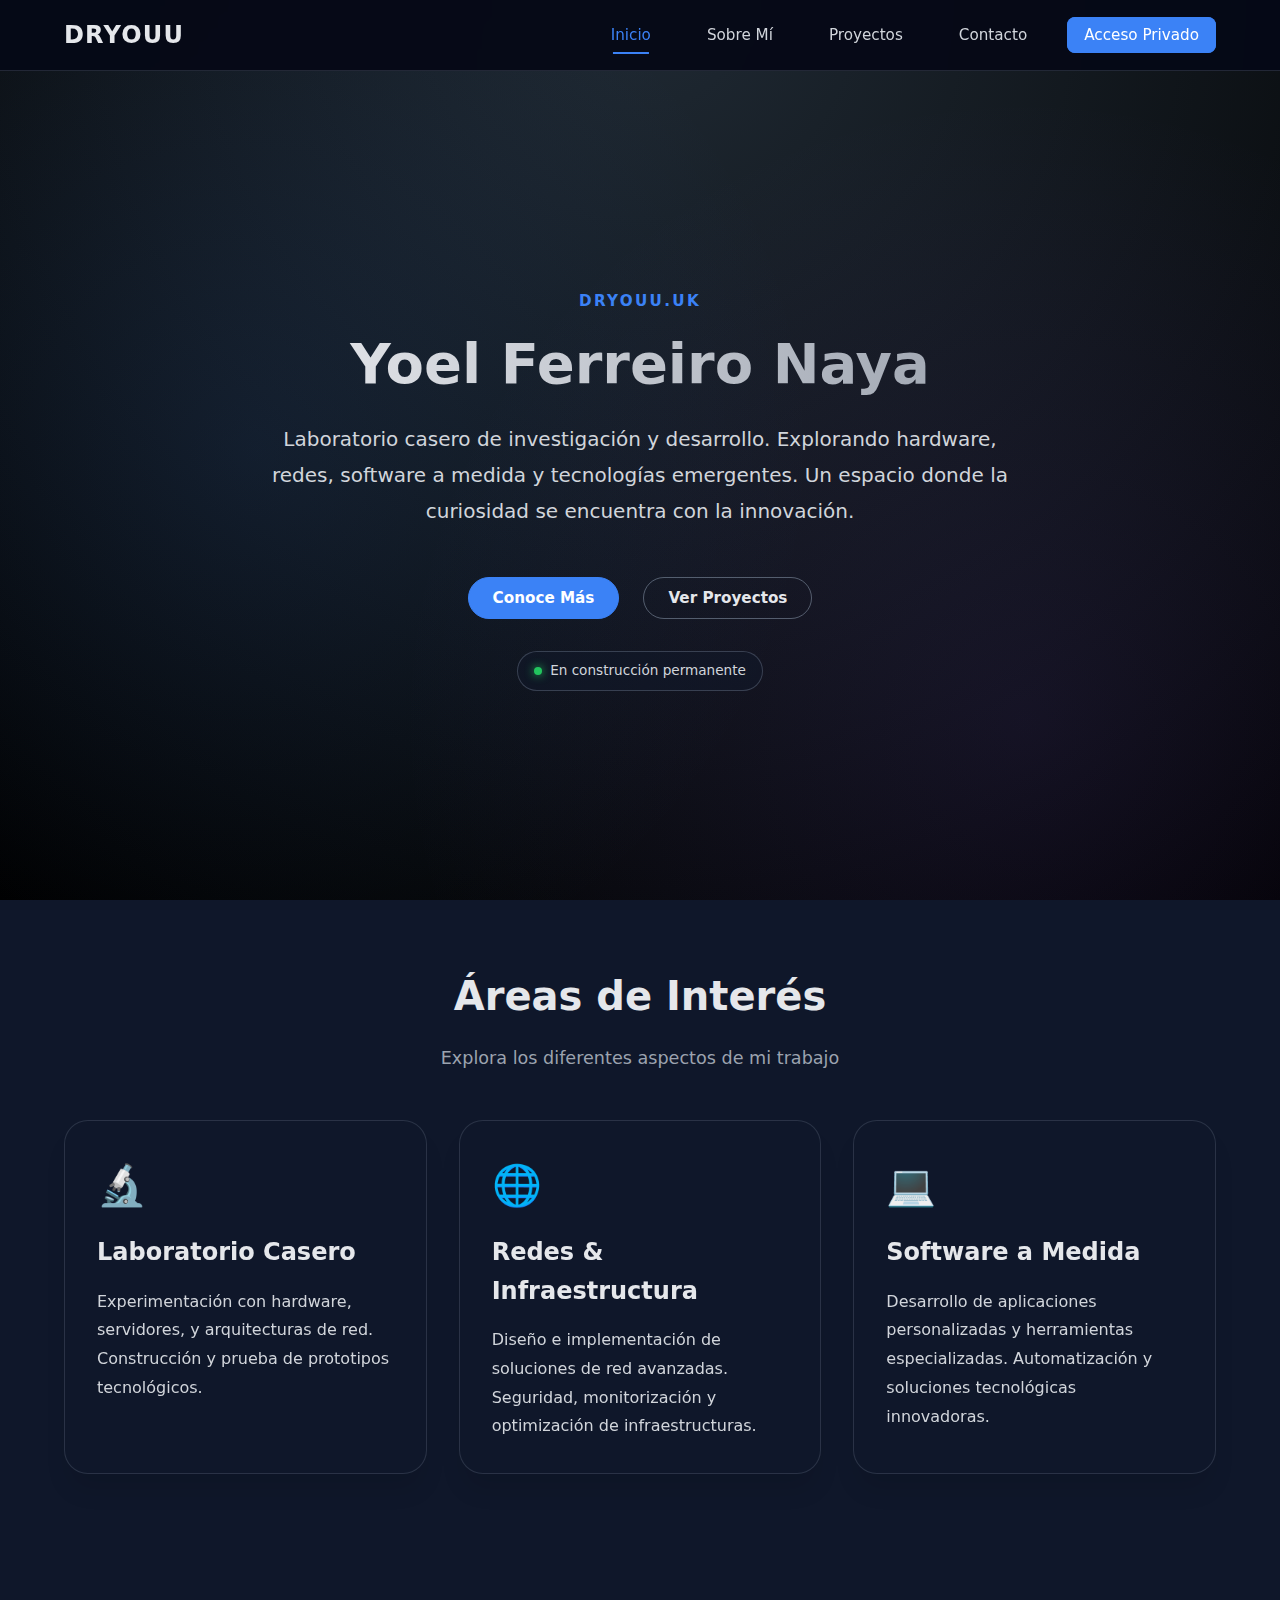
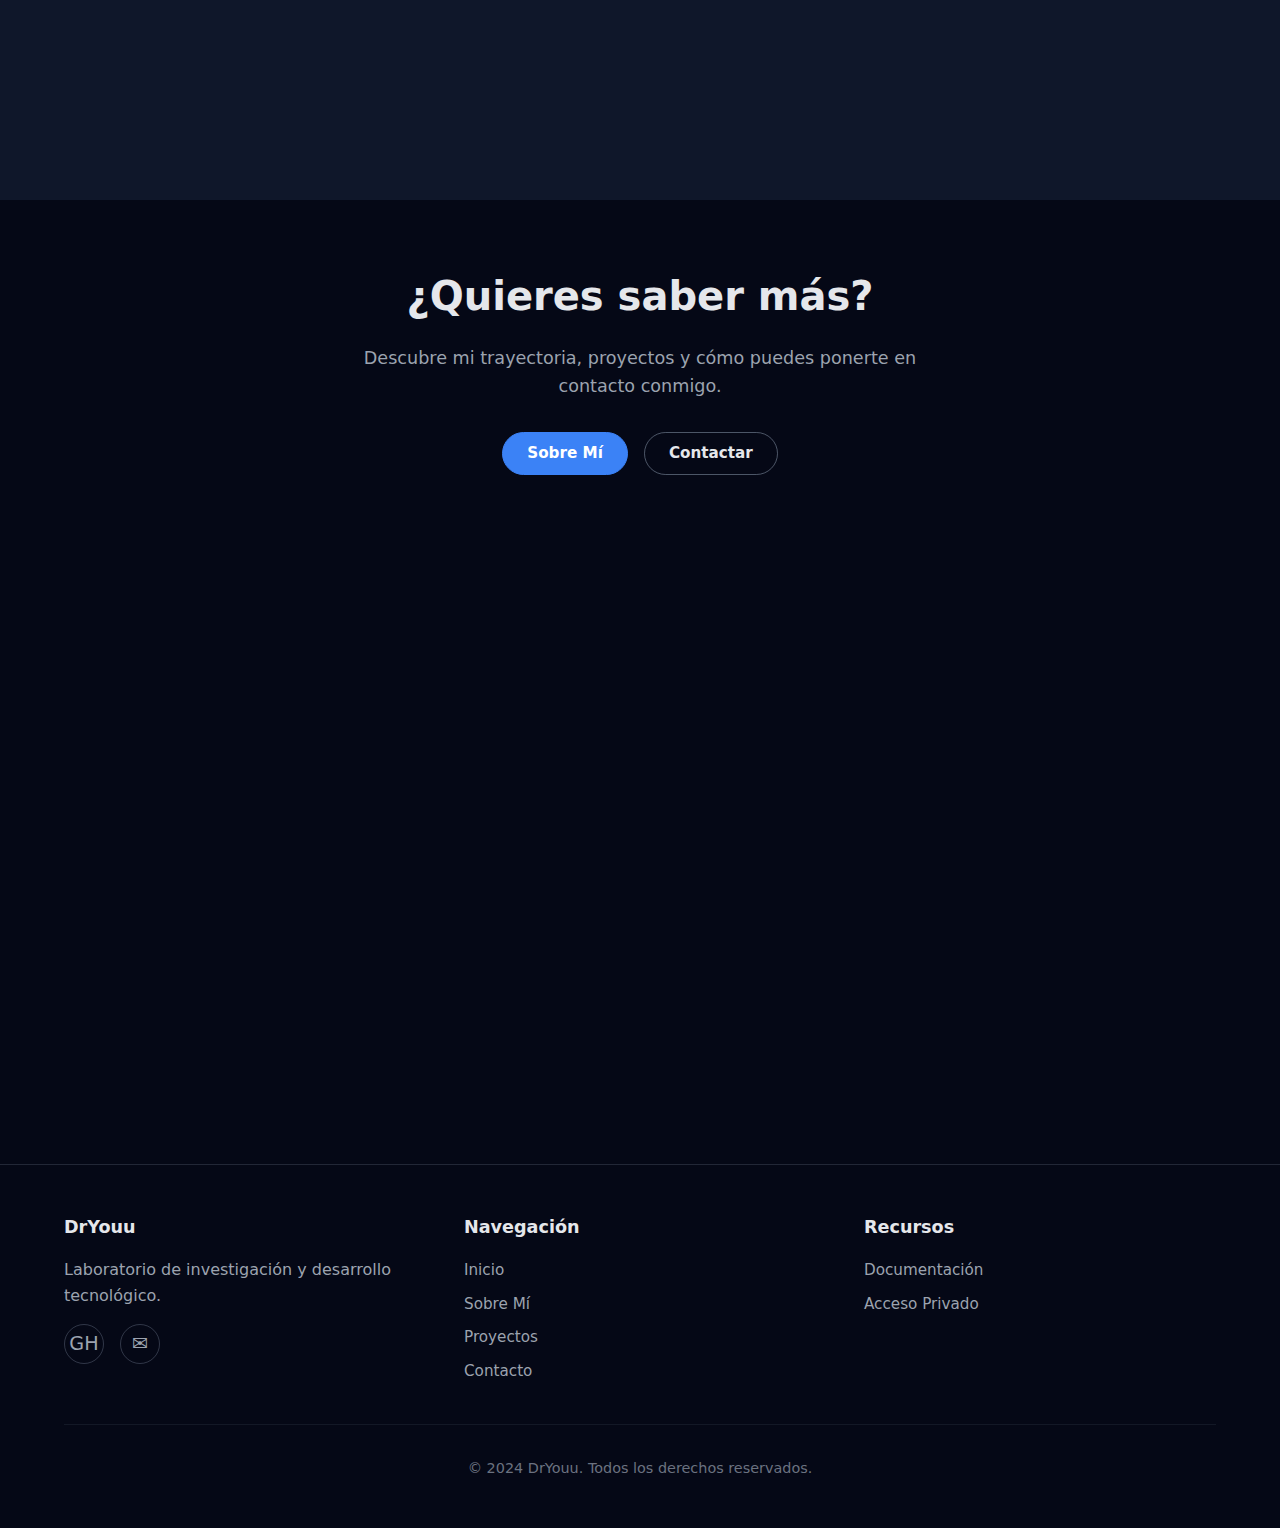
<file: index.html>
<!DOCTYPE html>
<html lang="es">
<head>
  <!-- Meta Tags -->
  <meta charset="UTF-8">
  <meta name="viewport" content="width=device-width, initial-scale=1.0">
  <meta name="description" content="DrYouu - Laboratorio casero, redes, hardware y software a medida. Investigación y desarrollo tecnológico.">
  <meta name="keywords" content="DrYouu, tecnología, hardware, software, redes, laboratorio">
  <meta name="author" content="Yoel Ferreiro Naya">
  
  <!-- Security Headers -->
  <meta http-equiv="X-Content-Type-Options" content="nosniff">
  <meta http-equiv="X-Frame-Options" content="SAMEORIGIN">
  <meta http-equiv="X-XSS-Protection" content="1; mode=block">
  
  <!-- Title -->
  <title>DrYouu - Laboratorio de Investigación y Desarrollo</title>
  
  <!-- Stylesheets -->
  <link rel="stylesheet" href="/assets/css/styles.css">
  
  <!-- Favicon -->
  <link rel="icon" type="image/x-icon" href="/assets/images/favicon.ico">
</head>
<body>
  <!-- Navigation -->
  <nav class="navbar">
    <div class="container nav-container">
      <a href="/index.html" class="nav-brand">DRYOUU</a>
      
      <ul class="nav-menu">
        <li><a href="/index.html" class="nav-link active">Inicio</a></li>
        <li><a href="/public/about.html" class="nav-link">Sobre Mí</a></li>
        <li><a href="/public/projects.html" class="nav-link">Proyectos</a></li>
        <li><a href="/public/contact.html" class="nav-link">Contacto</a></li>
        <li><a href="/public/login.html" class="nav-link btn-primary" style="padding: 0.5rem 1rem;">Acceso Privado</a></li>
      </ul>
      
      <button class="nav-toggle" aria-label="Toggle navigation">
        <span></span>
        <span></span>
        <span></span>
      </button>
    </div>
  </nav>

  <!-- Hero Section -->
  <section class="hero">
    <div class="hero-content">
      <h2 class="hero-subtitle">DRYOUU.UK</h2>
      <h1 class="hero-title">Yoel Ferreiro Naya</h1>
      <p class="hero-description">
        Laboratorio casero de investigación y desarrollo. 
        Explorando hardware, redes, software a medida y tecnologías emergentes.
        Un espacio donde la curiosidad se encuentra con la innovación.
      </p>
      
      <div class="hero-buttons">
        <a href="/public/about.html" class="btn btn-primary">Conoce Más</a>
        <a href="/public/projects.html" class="btn btn-secondary">Ver Proyectos</a>
      </div>
      
      <div class="status-badge">
        <span class="status-dot"></span>
        <span>En construcción permanente</span>
      </div>
    </div>
  </section>

  <!-- Quick Links Section -->
  <section class="section" style="background: var(--secondary-bg); padding: 4rem 0;">
    <div class="container">
      <div class="text-center" style="margin-bottom: 3rem;">
        <h2 style="font-size: 2.5rem; margin-bottom: 1rem;">Áreas de Interés</h2>
        <p style="color: var(--gray-400); font-size: 1.1rem;">Explora los diferentes aspectos de mi trabajo</p>
      </div>
      
      <div class="projects-grid">
        <div class="card">
          <div style="font-size: 2.5rem; margin-bottom: 1rem;">🔬</div>
          <h3 class="card-header">Laboratorio Casero</h3>
          <p class="card-body">
            Experimentación con hardware, servidores, y arquitecturas de red.
            Construcción y prueba de prototipos tecnológicos.
          </p>
        </div>
        
        <div class="card">
          <div style="font-size: 2.5rem; margin-bottom: 1rem;">🌐</div>
          <h3 class="card-header">Redes & Infraestructura</h3>
          <p class="card-body">
            Diseño e implementación de soluciones de red avanzadas.
            Seguridad, monitorización y optimización de infraestructuras.
          </p>
        </div>
        
        <div class="card">
          <div style="font-size: 2.5rem; margin-bottom: 1rem;">💻</div>
          <h3 class="card-header">Software a Medida</h3>
          <p class="card-body">
            Desarrollo de aplicaciones personalizadas y herramientas especializadas.
            Automatización y soluciones tecnológicas innovadoras.
          </p>
        </div>
      </div>
    </div>
  </section>

  <!-- Call to Action -->
  <section class="section" style="background: var(--primary-bg); text-align: center;">
    <div class="container">
      <h2 style="font-size: 2.5rem; margin-bottom: 1rem;">¿Quieres saber más?</h2>
      <p style="color: var(--gray-400); font-size: 1.1rem; margin-bottom: 2rem; max-width: 600px; margin-left: auto; margin-right: auto;">
        Descubre mi trayectoria, proyectos y cómo puedes ponerte en contacto conmigo.
      </p>
      <div style="display: flex; gap: 1rem; justify-content: center; flex-wrap: wrap;">
        <a href="/public/about.html" class="btn btn-primary">Sobre Mí</a>
        <a href="/public/contact.html" class="btn btn-secondary">Contactar</a>
      </div>
    </div>
  </section>

  <!-- Footer -->
  <footer class="footer">
    <div class="container">
      <div class="footer-content">
        <div class="footer-section">
          <h3>DrYouu</h3>
          <p style="color: var(--gray-400); margin-top: 0.5rem;">
            Laboratorio de investigación y desarrollo tecnológico.
          </p>
          <div class="social-links">
            <a href="https://github.com/DrYouu-Research-Lab" target="_blank" rel="noopener noreferrer" class="social-link" title="GitHub">
              <span>GH</span>
            </a>
            <a href="mailto:yferreiro@gmail.com" class="social-link" title="Email">
              <span>✉</span>
            </a>
          </div>
        </div>
        
        <div class="footer-section">
          <h3>Navegación</h3>
          <ul class="footer-links">
            <li><a href="/index.html">Inicio</a></li>
            <li><a href="/public/about.html">Sobre Mí</a></li>
            <li><a href="/public/projects.html">Proyectos</a></li>
            <li><a href="/public/contact.html">Contacto</a></li>
          </ul>
        </div>
        
        <div class="footer-section">
          <h3>Recursos</h3>
          <ul class="footer-links">
            <li><a href="/docs/README.html">Documentación</a></li>
            <li><a href="/public/login.html">Acceso Privado</a></li>
          </ul>
        </div>
      </div>
      
      <div class="footer-bottom">
        <p>&copy; 2024 DrYouu. Todos los derechos reservados.</p>
      </div>
    </div>
  </footer>

  <!-- JavaScript -->
  <script src="/assets/js/main.js"></script>
</body>
</html>
</file>
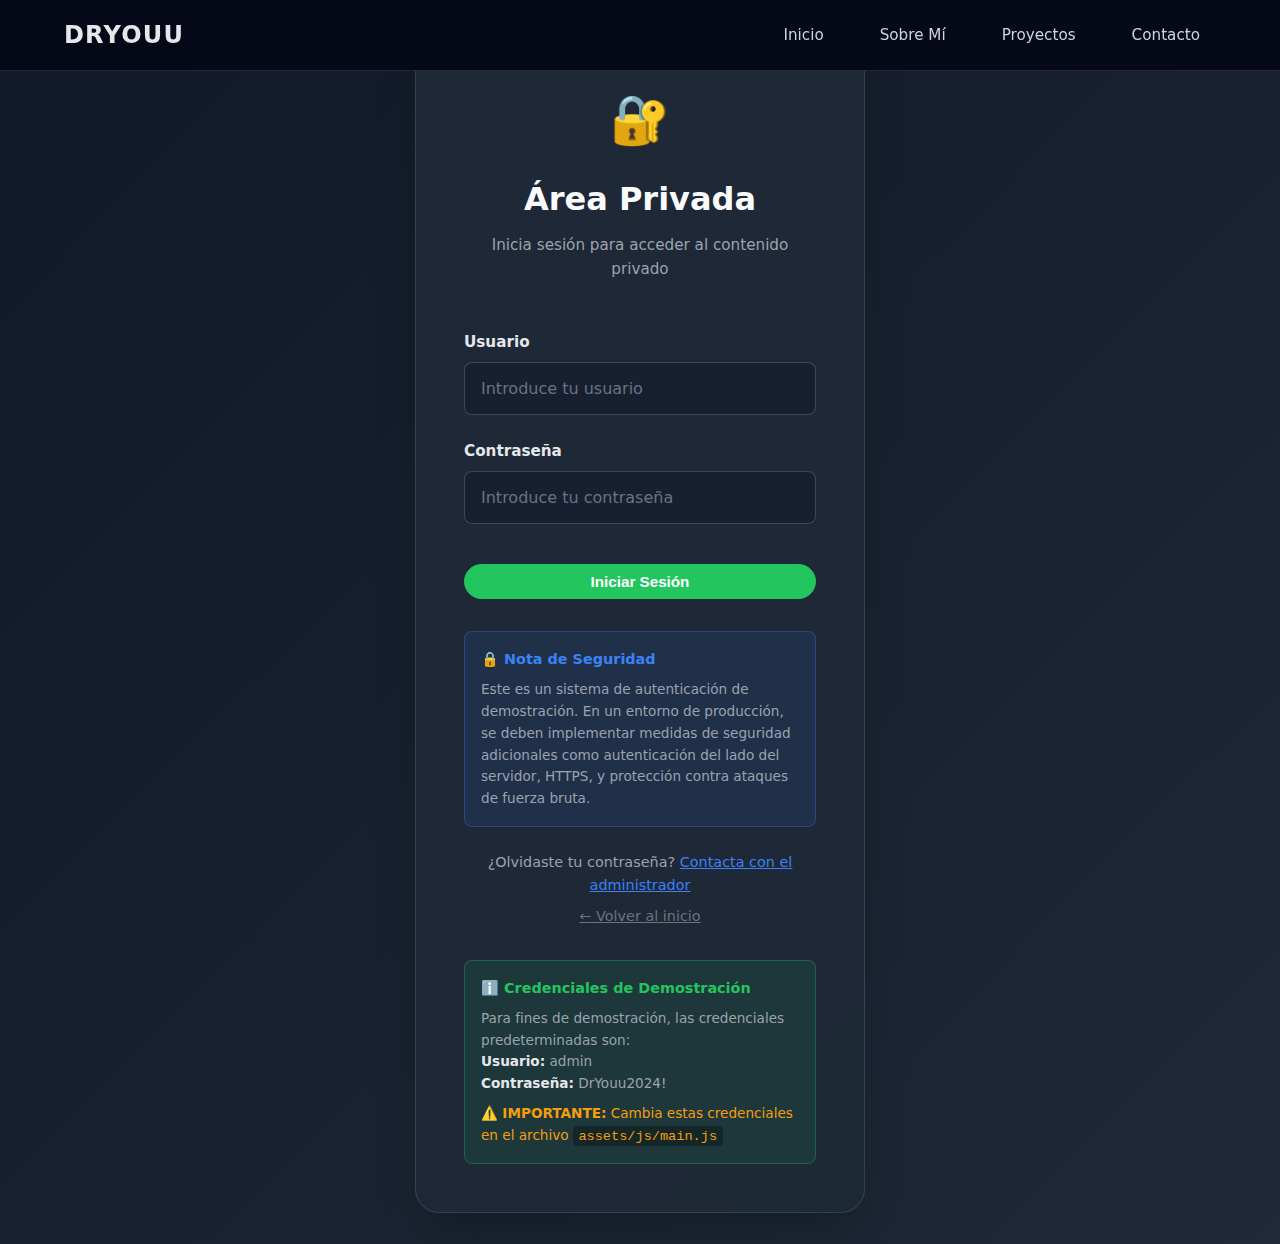
<file: private/dashboard.html>
<!DOCTYPE html>
<html lang="es">
<head>
  <!-- Meta Tags -->
  <meta charset="UTF-8">
  <meta name="viewport" content="width=device-width, initial-scale=1.0">
  <meta name="description" content="Panel de control privado - DrYouu">
  <meta name="author" content="Yoel Ferreiro Naya">
  <meta name="robots" content="noindex, nofollow">
  
  <!-- Security Headers -->
  <meta http-equiv="X-Content-Type-Options" content="nosniff">
  <meta http-equiv="X-Frame-Options" content="SAMEORIGIN">
  <meta http-equiv="X-XSS-Protection" content="1; mode=block">
  
  <!-- Title -->
  <title>Dashboard - DrYouu</title>
  
  <!-- Stylesheets -->
  <link rel="stylesheet" href="/assets/css/styles.css">
</head>
<body>
  <!-- Navigation -->
  <nav class="navbar" style="background: rgba(17, 24, 39, 0.95);">
    <div class="container nav-container">
      <a href="/private/dashboard.html" class="nav-brand">DRYOUU <span style="font-size: 0.7rem; color: var(--private-accent);">PRIVADO</span></a>
      
      <ul class="nav-menu">
        <li><a href="/private/dashboard.html" class="nav-link active">Dashboard</a></li>
        <li><a href="/private/wiki.html" class="nav-link">Wiki</a></li>
        <li><a href="/private/links.html" class="nav-link">Enlaces</a></li>
        <li><a href="/index.html" class="nav-link">Área Pública</a></li>
        <li><a href="#" class="logout-btn btn btn-danger" style="padding: 0.5rem 1rem;">Cerrar Sesión</a></li>
      </ul>
      
      <button class="nav-toggle" aria-label="Toggle navigation">
        <span></span>
        <span></span>
        <span></span>
      </button>
    </div>
  </nav>

  <!-- Dashboard -->
  <main class="dashboard">
    <div class="dashboard-header">
      <div class="container">
        <h1 class="dashboard-title">Panel de Control</h1>
        <p style="color: var(--gray-400); font-size: 1.1rem;">
          Bienvenido a tu área privada. Accede a tus recursos y herramientas personales.
        </p>
      </div>
    </div>
    
    <div class="container" style="padding: 2rem 0;">
      <!-- Quick Access Cards -->
      <div class="dashboard-grid">
        <a href="/private/wiki.html" class="dashboard-card" style="text-decoration: none; color: inherit;">
          <div class="dashboard-card-icon">📚</div>
          <h3 class="dashboard-card-title">Wiki Personal</h3>
          <p class="dashboard-card-description">
            Accede a tu base de conocimiento privada con artículos, tutoriales y notas.
          </p>
          <div style="margin-top: 1rem; color: var(--private-accent); font-weight: 600;">
            Abrir Wiki →
          </div>
        </a>
        
        <a href="/private/links.html" class="dashboard-card" style="text-decoration: none; color: inherit;">
          <div class="dashboard-card-icon">🔗</div>
          <h3 class="dashboard-card-title">Enlaces Privados</h3>
          <p class="dashboard-card-description">
            Gestiona tus enlaces privados a servicios y herramientas importantes.
          </p>
          <div style="margin-top: 1rem; color: var(--private-accent); font-weight: 600;">
            Ver Enlaces →
          </div>
        </a>
        
        <div class="dashboard-card">
          <div class="dashboard-card-icon">⚙️</div>
          <h3 class="dashboard-card-title">Configuración</h3>
          <p class="dashboard-card-description">
            Personaliza tu experiencia y configura tus preferencias.
          </p>
          <div style="margin-top: 1rem; color: var(--gray-500); font-weight: 600;">
            Próximamente
          </div>
        </div>
        
        <div class="dashboard-card">
          <div class="dashboard-card-icon">📊</div>
          <h3 class="dashboard-card-title">Estadísticas</h3>
          <p class="dashboard-card-description">
            Visualiza estadísticas y métricas de tus proyectos y servicios.
          </p>
          <div style="margin-top: 1rem; color: var(--gray-500); font-weight: 600;">
            Próximamente
          </div>
        </div>
      </div>
      
      <!-- Recent Activity Section -->
      <div style="margin-top: 3rem;">
        <h2 style="font-size: 2rem; margin-bottom: 1.5rem; color: var(--private-text);">Actividad Reciente</h2>
        <div class="card" style="background: var(--private-bg-light);">
          <div class="card-body">
            <div style="display: flex; align-items: center; gap: 1rem; padding: 1rem 0; border-bottom: 1px solid rgba(148, 163, 184, 0.1);">
              <div style="font-size: 1.5rem;">📝</div>
              <div style="flex: 1;">
                <h4 style="color: var(--private-text); margin-bottom: 0.25rem;">Wiki actualizada</h4>
                <p style="color: var(--gray-400); font-size: 0.9rem; margin: 0;">Se añadió documentación técnica nueva</p>
              </div>
              <div style="color: var(--gray-500); font-size: 0.85rem;">Hoy</div>
            </div>
            
            <div style="display: flex; align-items: center; gap: 1rem; padding: 1rem 0; border-bottom: 1px solid rgba(148, 163, 184, 0.1);">
              <div style="font-size: 1.5rem;">🔐</div>
              <div style="flex: 1;">
                <h4 style="color: var(--private-text); margin-bottom: 0.25rem;">Inicio de sesión exitoso</h4>
                <p style="color: var(--gray-400); font-size: 0.9rem; margin: 0;">Acceso desde tu ubicación habitual</p>
              </div>
              <div style="color: var(--gray-500); font-size: 0.85rem;">Hace 5 min</div>
            </div>
            
            <div style="display: flex; align-items: center; gap: 1rem; padding: 1rem 0;">
              <div style="font-size: 1.5rem;">🔗</div>
              <div style="flex: 1;">
                <h4 style="color: var(--private-text); margin-bottom: 0.25rem;">Nuevo enlace añadido</h4>
                <p style="color: var(--gray-400); font-size: 0.9rem; margin: 0;">Se agregó un enlace al dashboard</p>
              </div>
              <div style="color: var(--gray-500); font-size: 0.85rem;">Ayer</div>
            </div>
          </div>
        </div>
      </div>
      
      <!-- Quick Stats -->
      <div style="margin-top: 3rem;">
        <h2 style="font-size: 2rem; margin-bottom: 1.5rem; color: var(--private-text);">Estadísticas Rápidas</h2>
        <div style="display: grid; grid-template-columns: repeat(auto-fit, minmax(200px, 1fr)); gap: 1.5rem;">
          <div class="card" style="background: var(--private-bg-light); text-align: center;">
            <div style="font-size: 2.5rem; color: var(--private-accent); font-weight: 700;">4</div>
            <p style="color: var(--gray-400); margin-top: 0.5rem;">Artículos en Wiki</p>
          </div>
          
          <div class="card" style="background: var(--private-bg-light); text-align: center;">
            <div style="font-size: 2.5rem; color: var(--private-accent); font-weight: 700;">12</div>
            <p style="color: var(--gray-400); margin-top: 0.5rem;">Enlaces Guardados</p>
          </div>
          
          <div class="card" style="background: var(--private-bg-light); text-align: center;">
            <div style="font-size: 2.5rem; color: var(--private-accent); font-weight: 700;">24h</div>
            <p style="color: var(--gray-400); margin-top: 0.5rem;">Sesión Activa</p>
          </div>
          
          <div class="card" style="background: var(--private-bg-light); text-align: center;">
            <div style="font-size: 2.5rem; color: var(--success); font-weight: 700;">✓</div>
            <p style="color: var(--gray-400); margin-top: 0.5rem;">Todo Funciona</p>
          </div>
        </div>
      </div>
    </div>
  </main>

  <!-- Footer -->
  <footer class="footer" style="background: rgba(17, 24, 39, 0.95);">
    <div class="container">
      <div class="footer-bottom" style="border-top: none; padding-top: 0;">
        <p>&copy; 2024 DrYouu - Área Privada. Todos los derechos reservados.</p>
      </div>
    </div>
  </footer>

  <!-- JavaScript -->
  <script src="/assets/js/main.js"></script>
  <script>
    // Protect this page - redirect to login if not authenticated
    window.DrYouu.Auth.protectPage();
  </script>
</body>
</html>
</file>
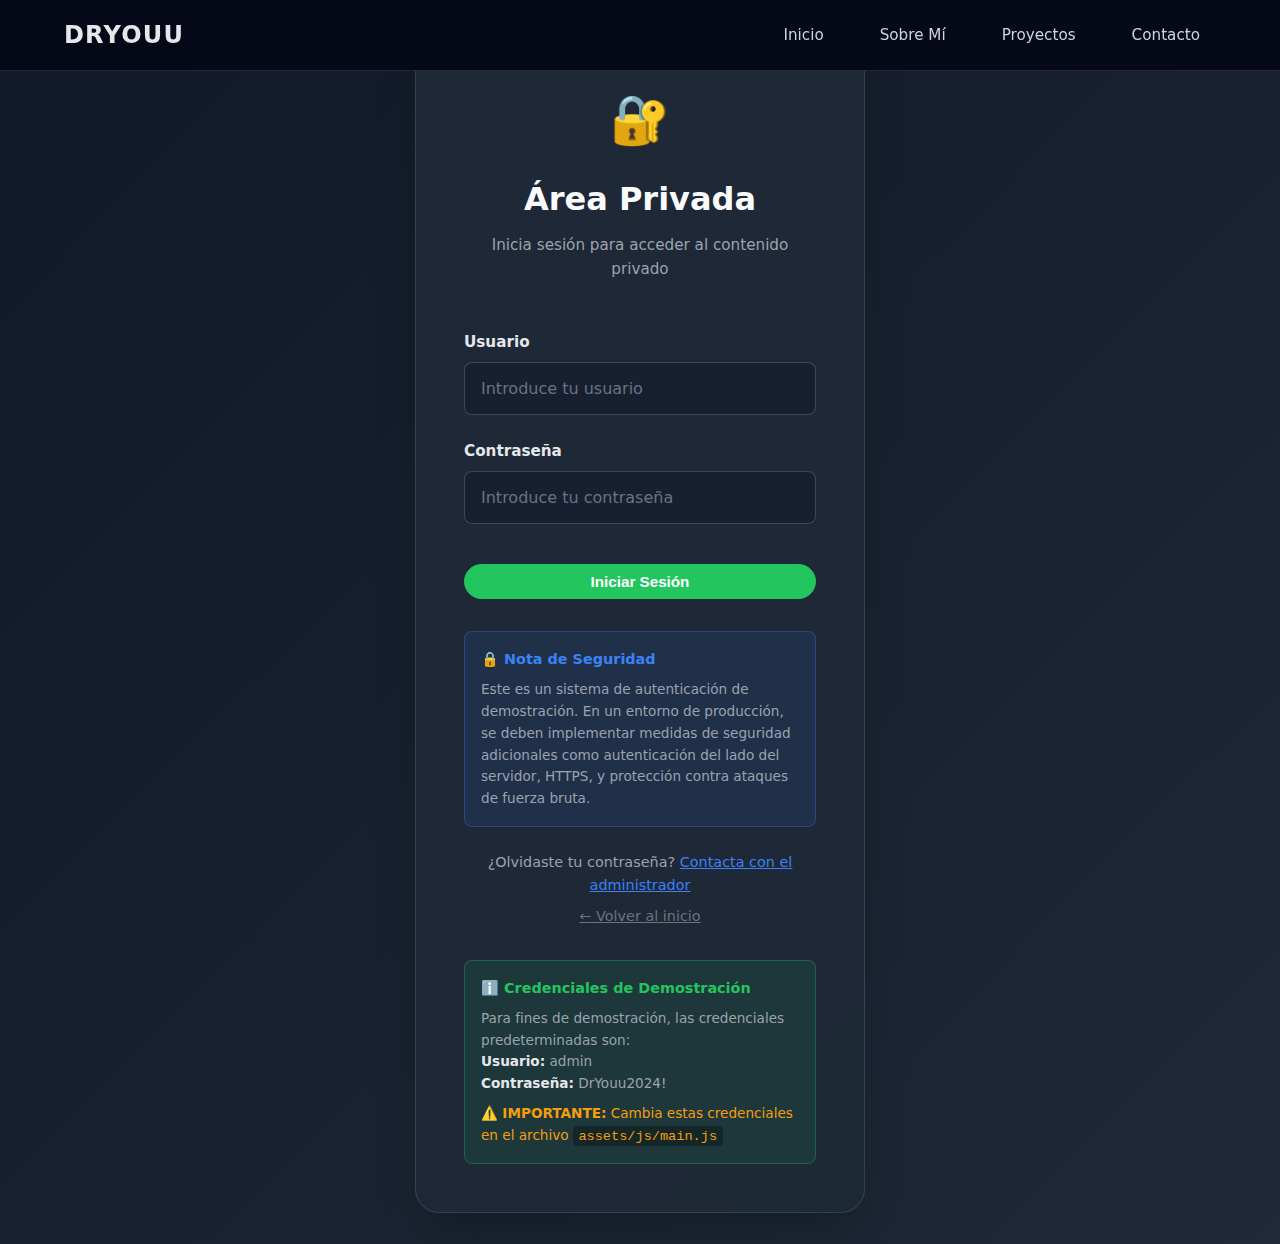
<file: private/links.html>
<!DOCTYPE html>
<html lang="es">
<head>
  <!-- Meta Tags -->
  <meta charset="UTF-8">
  <meta name="viewport" content="width=device-width, initial-scale=1.0">
  <meta name="description" content="Enlaces Privados - DrYouu">
  <meta name="author" content="Yoel Ferreiro Naya">
  <meta name="robots" content="noindex, nofollow">
  
  <!-- Security Headers -->
  <meta http-equiv="X-Content-Type-Options" content="nosniff">
  <meta http-equiv="X-Frame-Options" content="SAMEORIGIN">
  <meta http-equiv="X-XSS-Protection" content="1; mode=block">
  
  <!-- Title -->
  <title>Enlaces Privados - DrYouu</title>
  
  <!-- Stylesheets -->
  <link rel="stylesheet" href="/assets/css/styles.css">
</head>
<body>
  <!-- Navigation -->
  <nav class="navbar" style="background: rgba(17, 24, 39, 0.95);">
    <div class="container nav-container">
      <a href="/private/dashboard.html" class="nav-brand">DRYOUU <span style="font-size: 0.7rem; color: var(--private-accent);">PRIVADO</span></a>
      
      <ul class="nav-menu">
        <li><a href="/private/dashboard.html" class="nav-link">Dashboard</a></li>
        <li><a href="/private/wiki.html" class="nav-link">Wiki</a></li>
        <li><a href="/private/links.html" class="nav-link active">Enlaces</a></li>
        <li><a href="/index.html" class="nav-link">Área Pública</a></li>
        <li><a href="#" class="logout-btn btn btn-danger" style="padding: 0.5rem 1rem;">Cerrar Sesión</a></li>
      </ul>
      
      <button class="nav-toggle" aria-label="Toggle navigation">
        <span></span>
        <span></span>
        <span></span>
      </button>
    </div>
  </nav>

  <!-- Links Section -->
  <main class="dashboard">
    <div class="dashboard-header">
      <div class="container">
        <h1 class="dashboard-title">Enlaces Privados</h1>
        <p style="color: var(--gray-400); font-size: 1.1rem;">
          Accesos rápidos a tus servicios y herramientas privadas
        </p>
      </div>
    </div>
    
    <div class="container" style="padding: 2rem 0;">
      <!-- Infrastructure Services -->
      <section style="margin-bottom: 3rem;">
        <h2 style="font-size: 1.8rem; margin-bottom: 1.5rem; color: var(--private-text);">🖥️ Infraestructura</h2>
        <div class="dashboard-grid">
          <a href="#" class="dashboard-card" style="text-decoration: none; color: inherit;" target="_blank">
            <div class="dashboard-card-icon">📊</div>
            <h3 class="dashboard-card-title">Proxmox VE</h3>
            <p class="dashboard-card-description">
              Panel de administración de virtualización
            </p>
            <div style="margin-top: 1rem; color: var(--private-accent); font-weight: 600; font-size: 0.85rem;">
              https://proxmox.local:8006
            </div>
          </a>
          
          <a href="#" class="dashboard-card" style="text-decoration: none; color: inherit;" target="_blank">
            <div class="dashboard-card-icon">📈</div>
            <h3 class="dashboard-card-title">Grafana</h3>
            <p class="dashboard-card-description">
              Dashboards de monitorización y métricas
            </p>
            <div style="margin-top: 1rem; color: var(--private-accent); font-weight: 600; font-size: 0.85rem;">
              https://grafana.local:3000
            </div>
          </a>
          
          <a href="#" class="dashboard-card" style="text-decoration: none; color: inherit;" target="_blank">
            <div class="dashboard-card-icon">🔍</div>
            <h3 class="dashboard-card-title">Portainer</h3>
            <p class="dashboard-card-description">
              Gestión de contenedores Docker
            </p>
            <div style="margin-top: 1rem; color: var(--private-accent); font-weight: 600; font-size: 0.85rem;">
              https://portainer.local:9443
            </div>
          </a>
          
          <a href="#" class="dashboard-card" style="text-decoration: none; color: inherit;" target="_blank">
            <div class="dashboard-card-icon">🌐</div>
            <h3 class="dashboard-card-title">pfSense</h3>
            <p class="dashboard-card-description">
              Router y Firewall
            </p>
            <div style="margin-top: 1rem; color: var(--private-accent); font-weight: 600; font-size: 0.85rem;">
              https://pfsense.local
            </div>
          </a>
        </div>
      </section>
      
      <!-- Storage & Backup -->
      <section style="margin-bottom: 3rem;">
        <h2 style="font-size: 1.8rem; margin-bottom: 1.5rem; color: var(--private-text);">💾 Almacenamiento & Backups</h2>
        <div class="dashboard-grid">
          <a href="#" class="dashboard-card" style="text-decoration: none; color: inherit;" target="_blank">
            <div class="dashboard-card-icon">📁</div>
            <h3 class="dashboard-card-title">Nextcloud</h3>
            <p class="dashboard-card-description">
              Almacenamiento en la nube personal
            </p>
            <div style="margin-top: 1rem; color: var(--private-accent); font-weight: 600; font-size: 0.85rem;">
              https://cloud.local
            </div>
          </a>
          
          <a href="#" class="dashboard-card" style="text-decoration: none; color: inherit;" target="_blank">
            <div class="dashboard-card-icon">💿</div>
            <h3 class="dashboard-card-title">TrueNAS</h3>
            <p class="dashboard-card-description">
              Sistema de almacenamiento en red (NAS)
            </p>
            <div style="margin-top: 1rem; color: var(--private-accent); font-weight: 600; font-size: 0.85rem;">
              https://truenas.local
            </div>
          </a>
        </div>
      </section>
      
      <!-- Media & Entertainment -->
      <section style="margin-bottom: 3rem;">
        <h2 style="font-size: 1.8rem; margin-bottom: 1.5rem; color: var(--private-text);">🎬 Media</h2>
        <div class="dashboard-grid">
          <a href="#" class="dashboard-card" style="text-decoration: none; color: inherit;" target="_blank">
            <div class="dashboard-card-icon">📺</div>
            <h3 class="dashboard-card-title">Plex</h3>
            <p class="dashboard-card-description">
              Servidor multimedia
            </p>
            <div style="margin-top: 1rem; color: var(--private-accent); font-weight: 600; font-size: 0.85rem;">
              https://plex.local:32400
            </div>
          </a>
          
          <a href="#" class="dashboard-card" style="text-decoration: none; color: inherit;" target="_blank">
            <div class="dashboard-card-icon">🎵</div>
            <h3 class="dashboard-card-title">Jellyfin</h3>
            <p class="dashboard-card-description">
              Alternativa open source a Plex
            </p>
            <div style="margin-top: 1rem; color: var(--private-accent); font-weight: 600; font-size: 0.85rem;">
              https://jellyfin.local:8096
            </div>
          </a>
        </div>
      </section>
      
      <!-- Home Automation -->
      <section style="margin-bottom: 3rem;">
        <h2 style="font-size: 1.8rem; margin-bottom: 1.5rem; color: var(--private-text);">🏠 Domótica</h2>
        <div class="dashboard-grid">
          <a href="#" class="dashboard-card" style="text-decoration: none; color: inherit;" target="_blank">
            <div class="dashboard-card-icon">🏡</div>
            <h3 class="dashboard-card-title">Home Assistant</h3>
            <p class="dashboard-card-description">
              Control de domótica e IoT
            </p>
            <div style="margin-top: 1rem; color: var(--private-accent); font-weight: 600; font-size: 0.85rem;">
              https://homeassistant.local:8123
            </div>
          </a>
          
          <a href="#" class="dashboard-card" style="text-decoration: none; color: inherit;" target="_blank">
            <div class="dashboard-card-icon">💡</div>
            <h3 class="dashboard-card-title">Node-RED</h3>
            <p class="dashboard-card-description">
              Automatización y flujos de trabajo
            </p>
            <div style="margin-top: 1rem; color: var(--private-accent); font-weight: 600; font-size: 0.85rem;">
              https://nodered.local:1880
            </div>
          </a>
        </div>
      </section>
      
      <!-- Development Tools -->
      <section style="margin-bottom: 3rem;">
        <h2 style="font-size: 1.8rem; margin-bottom: 1.5rem; color: var(--private-text);">⚙️ Desarrollo</h2>
        <div class="dashboard-grid">
          <a href="https://github.com/DrYouu-Research-Lab" class="dashboard-card" style="text-decoration: none; color: inherit;" target="_blank" rel="noopener noreferrer">
            <div class="dashboard-card-icon">🐙</div>
            <h3 class="dashboard-card-title">GitHub</h3>
            <p class="dashboard-card-description">
              Repositorios y proyectos
            </p>
            <div style="margin-top: 1rem; color: var(--private-accent); font-weight: 600; font-size: 0.85rem;">
              github.com/DrYouu-Research-Lab
            </div>
          </a>
          
          <a href="#" class="dashboard-card" style="text-decoration: none; color: inherit;" target="_blank">
            <div class="dashboard-card-icon">🔧</div>
            <h3 class="dashboard-card-title">Gitea</h3>
            <p class="dashboard-card-description">
              Git autoalojado
            </p>
            <div style="margin-top: 1rem; color: var(--private-accent); font-weight: 600; font-size: 0.85rem;">
              https://git.local:3000
            </div>
          </a>
        </div>
      </section>
      
      <!-- How to Customize -->
      <div style="margin-top: 3rem; padding: 1.5rem; background: rgba(34, 197, 94, 0.1); border: 1px solid rgba(34, 197, 94, 0.3); border-radius: 0.75rem;">
        <h3 style="font-size: 1.2rem; margin-bottom: 1rem; color: var(--success);">🔧 Personaliza tus Enlaces</h3>
        <p style="margin-bottom: 1rem; color: var(--private-text);">
          Para añadir, modificar o eliminar enlaces:
        </p>
        <ol style="line-height: 1.8; color: var(--private-text); padding-left: 1.5rem;">
          <li>Abre el archivo <code>private/links.html</code></li>
          <li>Busca la sección que quieres modificar (Infraestructura, Almacenamiento, etc.)</li>
          <li>Añade o modifica los bloques de enlaces siguiendo el formato existente</li>
          <li>Actualiza las URLs con tus propios servicios</li>
          <li>Guarda los cambios y recarga la página</li>
        </ol>
        <p style="margin-top: 1rem; color: var(--gray-400); font-size: 0.9rem;">
          💡 <strong>Consejo:</strong> Usa iconos emoji para hacer los enlaces más visuales y fáciles de identificar.
        </p>
      </div>
    </div>
  </main>

  <!-- Footer -->
  <footer class="footer" style="background: rgba(17, 24, 39, 0.95);">
    <div class="container">
      <div class="footer-bottom" style="border-top: none; padding-top: 0;">
        <p>&copy; 2024 DrYouu - Área Privada. Todos los derechos reservados.</p>
      </div>
    </div>
  </footer>

  <!-- JavaScript -->
  <script src="/assets/js/main.js"></script>
  <script>
    // Protect this page - redirect to login if not authenticated
    window.DrYouu.Auth.protectPage();
  </script>
</body>
</html>
</file>
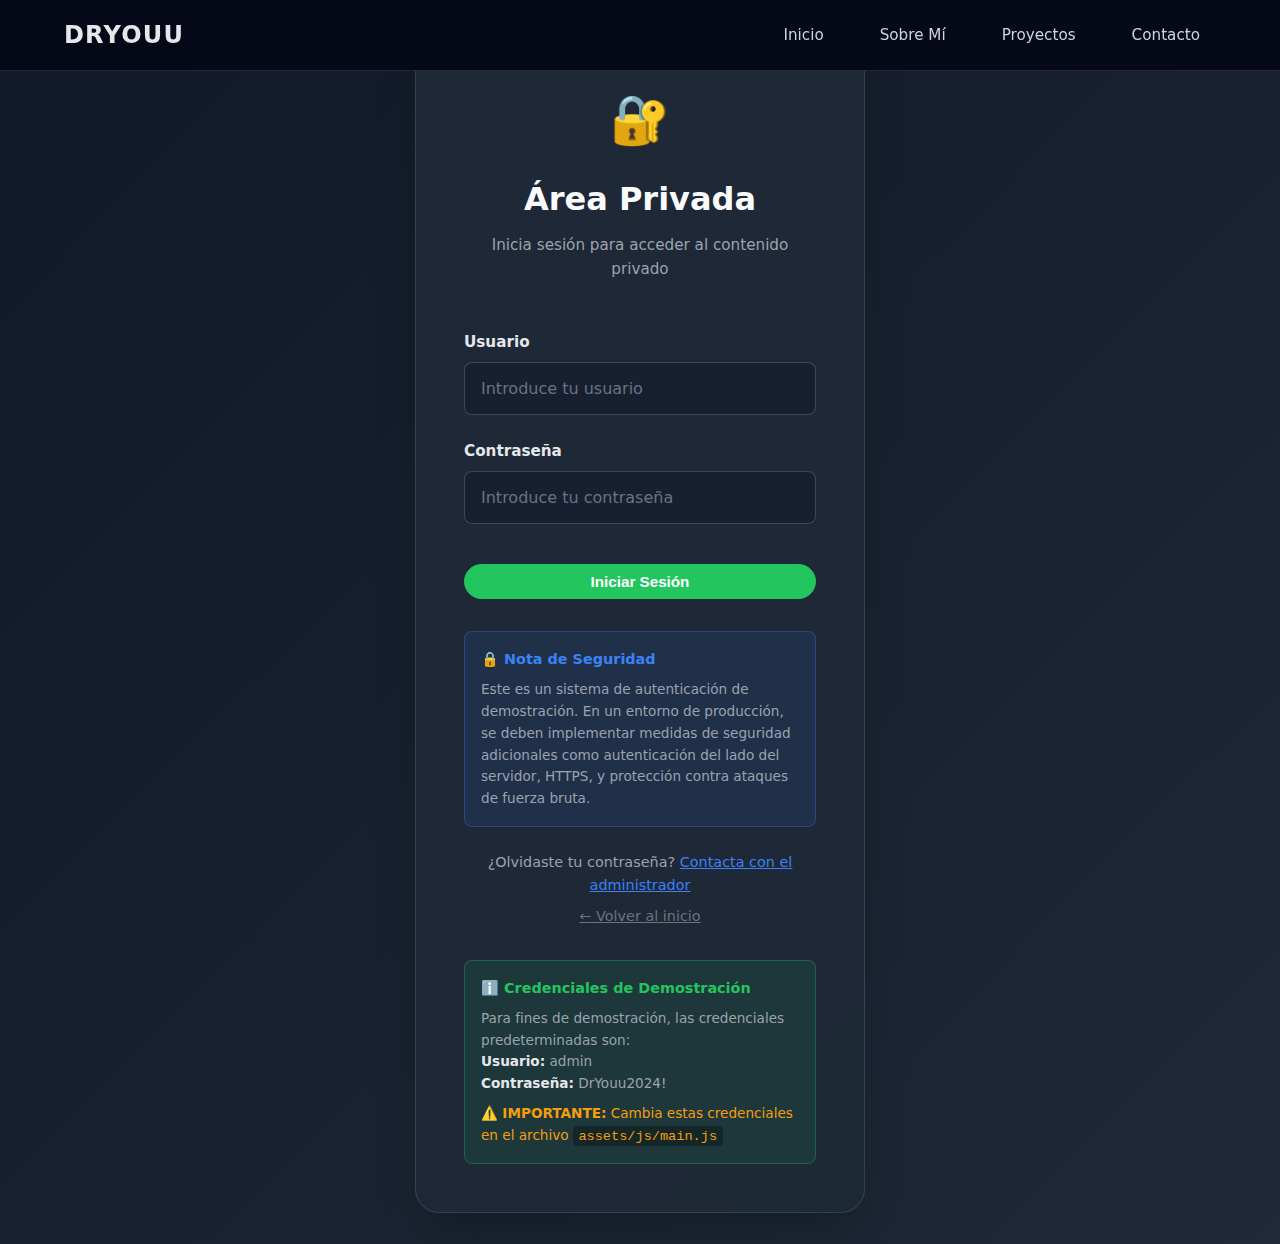
<file: private/wiki.html>
<!DOCTYPE html>
<html lang="es">
<head>
  <!-- Meta Tags -->
  <meta charset="UTF-8">
  <meta name="viewport" content="width=device-width, initial-scale=1.0">
  <meta name="description" content="Wiki Personal - DrYouu">
  <meta name="author" content="Yoel Ferreiro Naya">
  <meta name="robots" content="noindex, nofollow">
  
  <!-- Security Headers -->
  <meta http-equiv="X-Content-Type-Options" content="nosniff">
  <meta http-equiv="X-Frame-Options" content="SAMEORIGIN">
  <meta http-equiv="X-XSS-Protection" content="1; mode=block">
  
  <!-- Title -->
  <title>Wiki Personal - DrYouu</title>
  
  <!-- Stylesheets -->
  <link rel="stylesheet" href="/assets/css/styles.css">
</head>
<body>
  <!-- Navigation -->
  <nav class="navbar" style="background: rgba(17, 24, 39, 0.95);">
    <div class="container nav-container">
      <a href="/private/dashboard.html" class="nav-brand">DRYOUU <span style="font-size: 0.7rem; color: var(--private-accent);">PRIVADO</span></a>
      
      <ul class="nav-menu">
        <li><a href="/private/dashboard.html" class="nav-link">Dashboard</a></li>
        <li><a href="/private/wiki.html" class="nav-link active">Wiki</a></li>
        <li><a href="/private/links.html" class="nav-link">Enlaces</a></li>
        <li><a href="/index.html" class="nav-link">Área Pública</a></li>
        <li><a href="#" class="logout-btn btn btn-danger" style="padding: 0.5rem 1rem;">Cerrar Sesión</a></li>
      </ul>
      
      <button class="nav-toggle" aria-label="Toggle navigation">
        <span></span>
        <span></span>
        <span></span>
      </button>
    </div>
  </nav>

  <!-- Wiki Container -->
  <div class="wiki-container">
    <div class="wiki-layout">
      <!-- Sidebar Navigation -->
      <aside class="wiki-sidebar">
        <h3 class="wiki-nav-title">Contenidos</h3>
        <nav>
          <ul class="wiki-nav-list">
            <li class="wiki-nav-item">
              <a href="#" class="wiki-nav-link active" data-article="getting-started">Primeros Pasos</a>
            </li>
            <li class="wiki-nav-item">
              <a href="#" class="wiki-nav-link" data-article="technical-docs">Documentación Técnica</a>
            </li>
            <li class="wiki-nav-item">
              <a href="#" class="wiki-nav-link" data-article="projects-notes">Notas de Proyectos</a>
            </li>
            <li class="wiki-nav-item">
              <a href="#" class="wiki-nav-link" data-article="learning-resources">Recursos de Aprendizaje</a>
            </li>
          </ul>
        </nav>
        
        <div style="margin-top: 2rem; padding-top: 2rem; border-top: 1px solid var(--wiki-border);">
          <h3 class="wiki-nav-title">Acciones</h3>
          <a href="/private/dashboard.html" class="btn btn-secondary" style="width: 100%; margin-bottom: 0.5rem;">
            ← Dashboard
          </a>
        </div>
      </aside>
      
      <!-- Main Content -->
      <main class="wiki-content">
        <article>
          <h1 id="wikiArticleTitle" class="wiki-article-title">Primeros Pasos</h1>
          <div id="wikiArticleContent" class="wiki-article-content">
            <!-- Content will be loaded dynamically by JavaScript -->
          </div>
        </article>
        
        <!-- How to Edit Section -->
        <div style="margin-top: 3rem; padding: 1.5rem; background: rgba(14, 165, 233, 0.1); border: 1px solid rgba(14, 165, 233, 0.3); border-radius: 0.75rem;">
          <h3 style="font-size: 1.2rem; margin-bottom: 1rem; color: var(--wiki-accent);">📝 Cómo Editar la Wiki</h3>
          <p style="margin-bottom: 1rem; color: var(--wiki-text);">
            Para añadir o modificar artículos en tu wiki personal:
          </p>
          <ol style="line-height: 1.8; color: var(--wiki-text); padding-left: 1.5rem;">
            <li>Abre el archivo <code>assets/js/main.js</code></li>
            <li>Busca el objeto <code>Wiki.articles</code> (aproximadamente en la línea 380)</li>
            <li>Añade o modifica entradas siguiendo el formato existente:
              <pre style="margin-top: 0.5rem;"><code>'article-id': {
  title: 'Título del Artículo',
  content: `&lt;h2&gt;Contenido&lt;/h2&gt;...`
}</code></pre>
            </li>
            <li>Actualiza la navegación lateral en este archivo HTML añadiendo un nuevo enlace</li>
            <li>Guarda los cambios y recarga la página</li>
          </ol>
          <p style="margin-top: 1rem; color: var(--wiki-text-light); font-size: 0.9rem;">
            💡 <strong>Consejo:</strong> Usa HTML en el campo <code>content</code> para formatear tu texto con títulos, listas, enlaces y código.
          </p>
        </div>
      </main>
    </div>
  </div>

  <!-- JavaScript -->
  <script src="/assets/js/main.js"></script>
  <script>
    // Protect this page - redirect to login if not authenticated
    window.DrYouu.Auth.protectPage();
  </script>
</body>
</html>
</file>
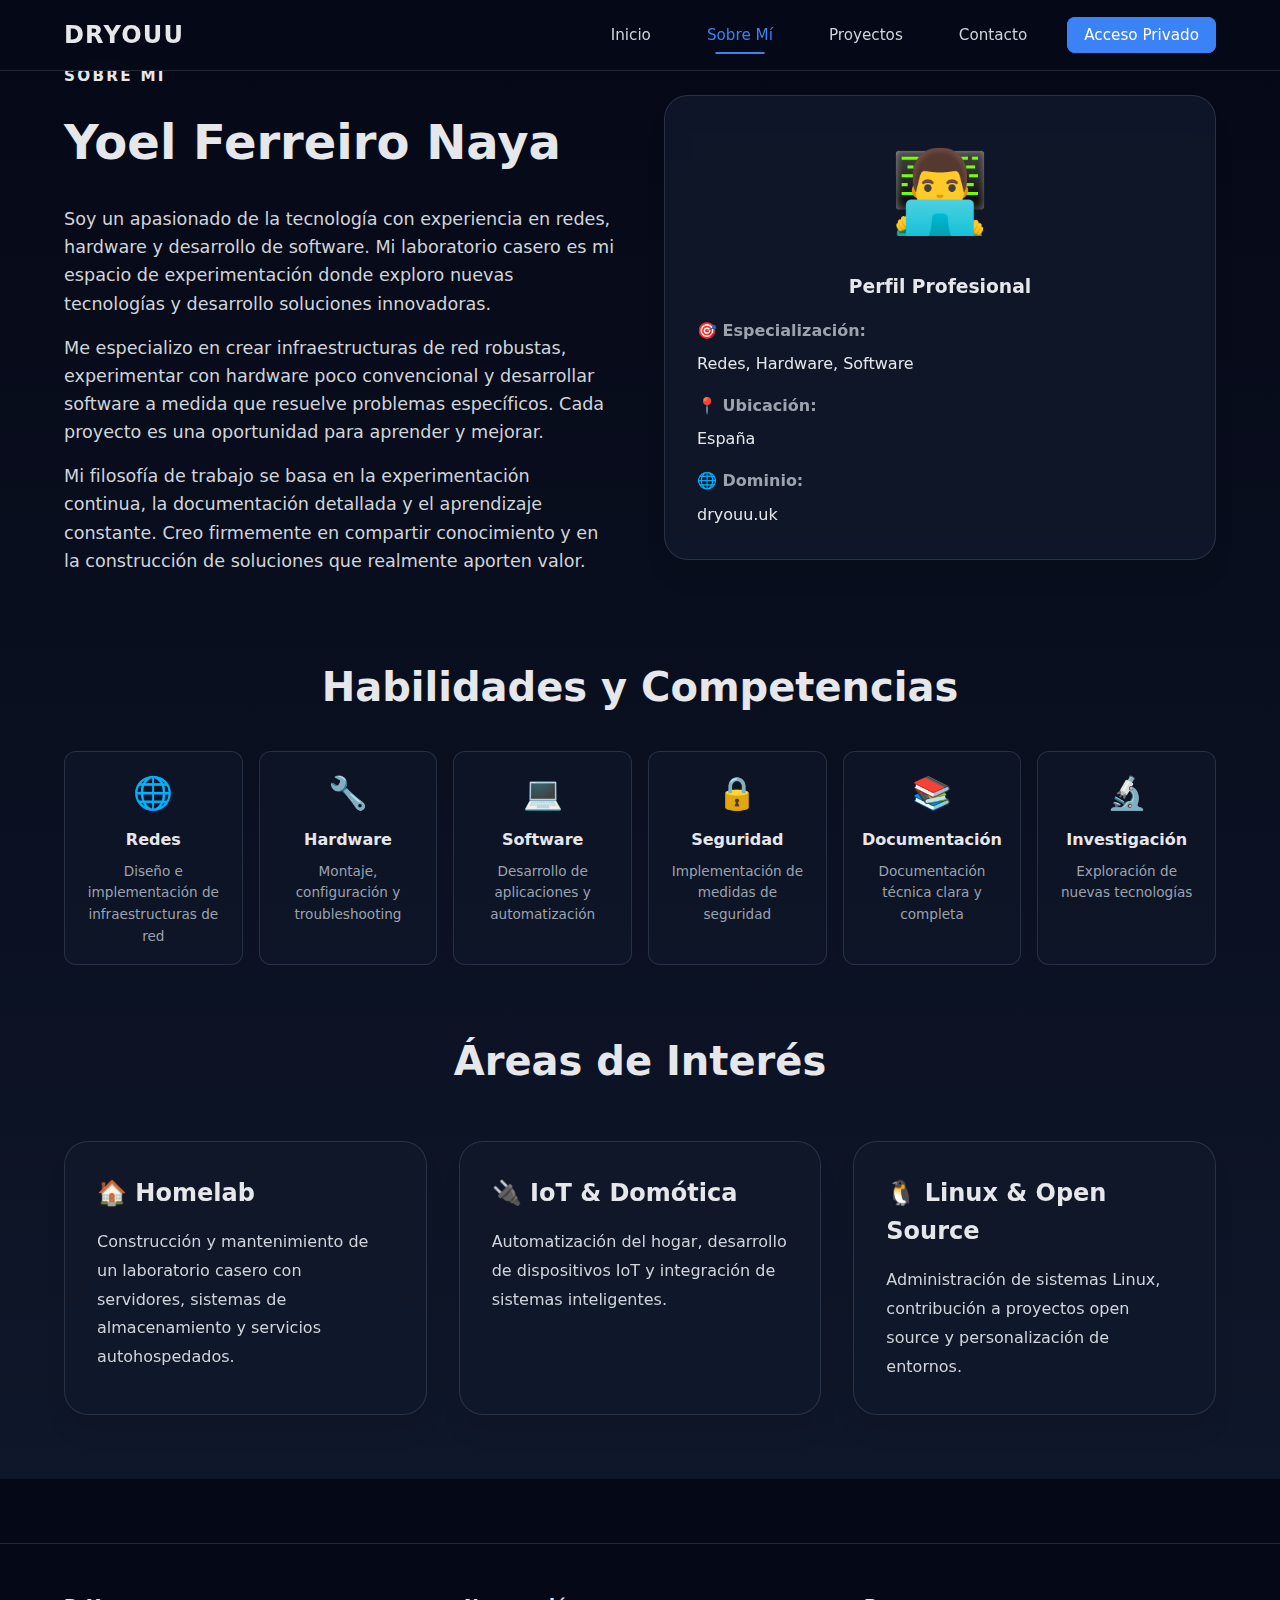
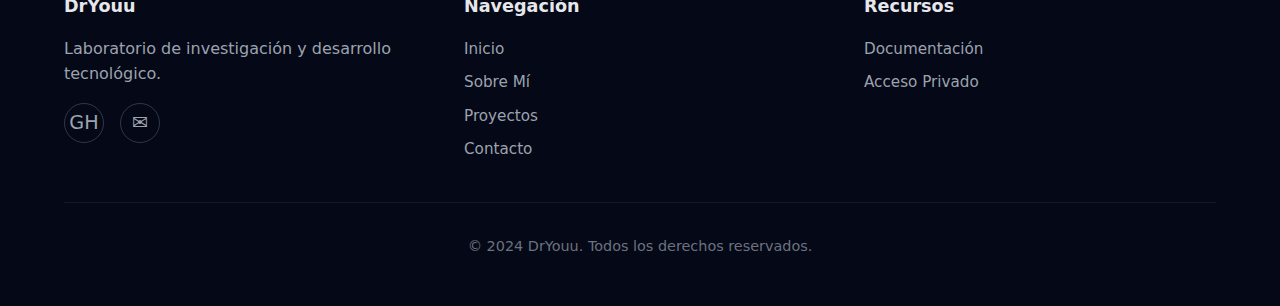
<file: public/about.html>
<!DOCTYPE html>
<html lang="es">
<head>
  <!-- Meta Tags -->
  <meta charset="UTF-8">
  <meta name="viewport" content="width=device-width, initial-scale=1.0">
  <meta name="description" content="Conoce más sobre Yoel Ferreiro Naya - DrYouu. Experiencia, habilidades y trayectoria profesional.">
  <meta name="author" content="Yoel Ferreiro Naya">
  
  <!-- Security Headers -->
  <meta http-equiv="X-Content-Type-Options" content="nosniff">
  <meta http-equiv="X-Frame-Options" content="SAMEORIGIN">
  <meta http-equiv="X-XSS-Protection" content="1; mode=block">
  
  <!-- Title -->
  <title>Sobre Mí - DrYouu</title>
  
  <!-- Stylesheets -->
  <link rel="stylesheet" href="/assets/css/styles.css">
</head>
<body>
  <!-- Navigation -->
  <nav class="navbar">
    <div class="container nav-container">
      <a href="/index.html" class="nav-brand">DRYOUU</a>
      
      <ul class="nav-menu">
        <li><a href="/index.html" class="nav-link">Inicio</a></li>
        <li><a href="/public/about.html" class="nav-link active">Sobre Mí</a></li>
        <li><a href="/public/projects.html" class="nav-link">Proyectos</a></li>
        <li><a href="/public/contact.html" class="nav-link">Contacto</a></li>
        <li><a href="/public/login.html" class="nav-link btn-primary" style="padding: 0.5rem 1rem;">Acceso Privado</a></li>
      </ul>
      
      <button class="nav-toggle" aria-label="Toggle navigation">
        <span></span>
        <span></span>
        <span></span>
      </button>
    </div>
  </nav>

  <!-- About Section -->
  <section class="about-section">
    <div class="container">
      <div class="about-content">
        <div class="about-text">
          <h2 class="hero-subtitle" style="font-size: 0.95rem; margin-bottom: 1rem;">SOBRE MÍ</h2>
          <h1 style="font-size: 3rem; margin-bottom: 1.5rem;">Yoel Ferreiro Naya</h1>
          
          <p>
            Soy un apasionado de la tecnología con experiencia en redes, hardware y desarrollo de software.
            Mi laboratorio casero es mi espacio de experimentación donde exploro nuevas tecnologías y 
            desarrollo soluciones innovadoras.
          </p>
          
          <p>
            Me especializo en crear infraestructuras de red robustas, experimentar con hardware poco 
            convencional y desarrollar software a medida que resuelve problemas específicos. Cada proyecto 
            es una oportunidad para aprender y mejorar.
          </p>
          
          <p>
            Mi filosofía de trabajo se basa en la experimentación continua, la documentación detallada 
            y el aprendizaje constante. Creo firmemente en compartir conocimiento y en la construcción 
            de soluciones que realmente aporten valor.
          </p>
        </div>
        
        <div class="about-image">
          <div class="card" style="text-align: center;">
            <div style="font-size: 5rem; margin-bottom: 1rem;">👨‍💻</div>
            <h3 style="margin-bottom: 1rem;">Perfil Profesional</h3>
            <div style="text-align: left;">
              <p style="color: var(--gray-400); margin-bottom: 0.5rem;"><strong>🎯 Especialización:</strong></p>
              <p style="margin-bottom: 1rem;">Redes, Hardware, Software</p>
              
              <p style="color: var(--gray-400); margin-bottom: 0.5rem;"><strong>📍 Ubicación:</strong></p>
              <p style="margin-bottom: 1rem;">España</p>
              
              <p style="color: var(--gray-400); margin-bottom: 0.5rem;"><strong>🌐 Dominio:</strong></p>
              <p>dryouu.uk</p>
            </div>
          </div>
        </div>
      </div>
      
      <!-- Skills Section -->
      <div style="margin-top: 4rem;">
        <h2 style="font-size: 2.5rem; margin-bottom: 2rem; text-align: center;">Habilidades y Competencias</h2>
        
        <div class="skills-grid">
          <div class="skill-item">
            <div style="font-size: 2rem; margin-bottom: 0.5rem;">🌐</div>
            <h4>Redes</h4>
            <p style="font-size: 0.85rem; color: var(--gray-400); margin-top: 0.5rem;">
              Diseño e implementación de infraestructuras de red
            </p>
          </div>
          
          <div class="skill-item">
            <div style="font-size: 2rem; margin-bottom: 0.5rem;">🔧</div>
            <h4>Hardware</h4>
            <p style="font-size: 0.85rem; color: var(--gray-400); margin-top: 0.5rem;">
              Montaje, configuración y troubleshooting
            </p>
          </div>
          
          <div class="skill-item">
            <div style="font-size: 2rem; margin-bottom: 0.5rem;">💻</div>
            <h4>Software</h4>
            <p style="font-size: 0.85rem; color: var(--gray-400); margin-top: 0.5rem;">
              Desarrollo de aplicaciones y automatización
            </p>
          </div>
          
          <div class="skill-item">
            <div style="font-size: 2rem; margin-bottom: 0.5rem;">🔒</div>
            <h4>Seguridad</h4>
            <p style="font-size: 0.85rem; color: var(--gray-400); margin-top: 0.5rem;">
              Implementación de medidas de seguridad
            </p>
          </div>
          
          <div class="skill-item">
            <div style="font-size: 2rem; margin-bottom: 0.5rem;">📚</div>
            <h4>Documentación</h4>
            <p style="font-size: 0.85rem; color: var(--gray-400); margin-top: 0.5rem;">
              Documentación técnica clara y completa
            </p>
          </div>
          
          <div class="skill-item">
            <div style="font-size: 2rem; margin-bottom: 0.5rem;">🔬</div>
            <h4>Investigación</h4>
            <p style="font-size: 0.85rem; color: var(--gray-400); margin-top: 0.5rem;">
              Exploración de nuevas tecnologías
            </p>
          </div>
        </div>
      </div>
      
      <!-- Interests Section -->
      <div style="margin-top: 4rem;">
        <h2 style="font-size: 2.5rem; margin-bottom: 2rem; text-align: center;">Áreas de Interés</h2>
        
        <div class="projects-grid">
          <div class="card">
            <h3 class="card-header">🏠 Homelab</h3>
            <p class="card-body">
              Construcción y mantenimiento de un laboratorio casero con servidores, 
              sistemas de almacenamiento y servicios autohospedados.
            </p>
          </div>
          
          <div class="card">
            <h3 class="card-header">🔌 IoT & Domótica</h3>
            <p class="card-body">
              Automatización del hogar, desarrollo de dispositivos IoT y 
              integración de sistemas inteligentes.
            </p>
          </div>
          
          <div class="card">
            <h3 class="card-header">🐧 Linux & Open Source</h3>
            <p class="card-body">
              Administración de sistemas Linux, contribución a proyectos open source 
              y personalización de entornos.
            </p>
          </div>
        </div>
      </div>
    </div>
  </section>

  <!-- Footer -->
  <footer class="footer">
    <div class="container">
      <div class="footer-content">
        <div class="footer-section">
          <h3>DrYouu</h3>
          <p style="color: var(--gray-400); margin-top: 0.5rem;">
            Laboratorio de investigación y desarrollo tecnológico.
          </p>
          <div class="social-links">
            <a href="https://github.com/DrYouu-Research-Lab" target="_blank" rel="noopener noreferrer" class="social-link" title="GitHub">
              <span>GH</span>
            </a>
            <a href="mailto:yferreiro@gmail.com" class="social-link" title="Email">
              <span>✉</span>
            </a>
          </div>
        </div>
        
        <div class="footer-section">
          <h3>Navegación</h3>
          <ul class="footer-links">
            <li><a href="/index.html">Inicio</a></li>
            <li><a href="/public/about.html">Sobre Mí</a></li>
            <li><a href="/public/projects.html">Proyectos</a></li>
            <li><a href="/public/contact.html">Contacto</a></li>
          </ul>
        </div>
        
        <div class="footer-section">
          <h3>Recursos</h3>
          <ul class="footer-links">
            <li><a href="/docs/README.html">Documentación</a></li>
            <li><a href="/public/login.html">Acceso Privado</a></li>
          </ul>
        </div>
      </div>
      
      <div class="footer-bottom">
        <p>&copy; 2024 DrYouu. Todos los derechos reservados.</p>
      </div>
    </div>
  </footer>

  <!-- JavaScript -->
  <script src="/assets/js/main.js"></script>
</body>
</html>
</file>
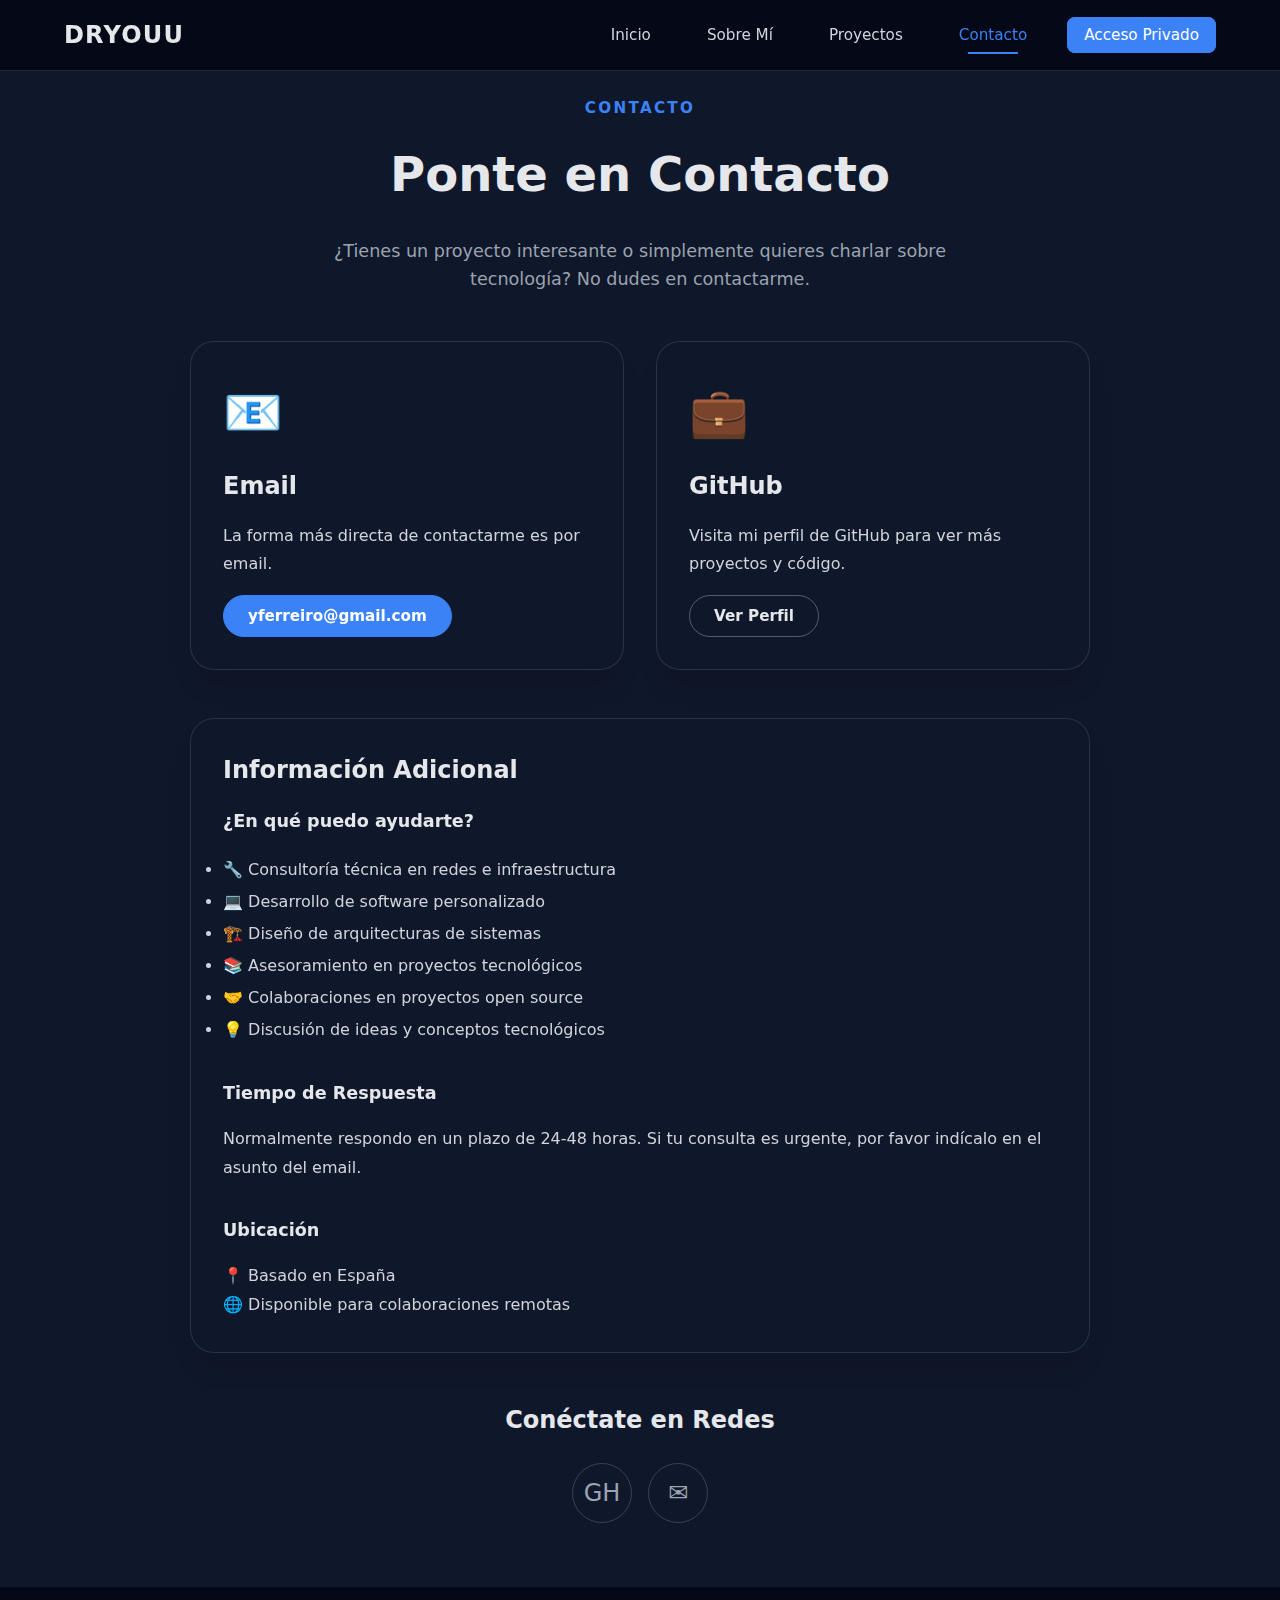
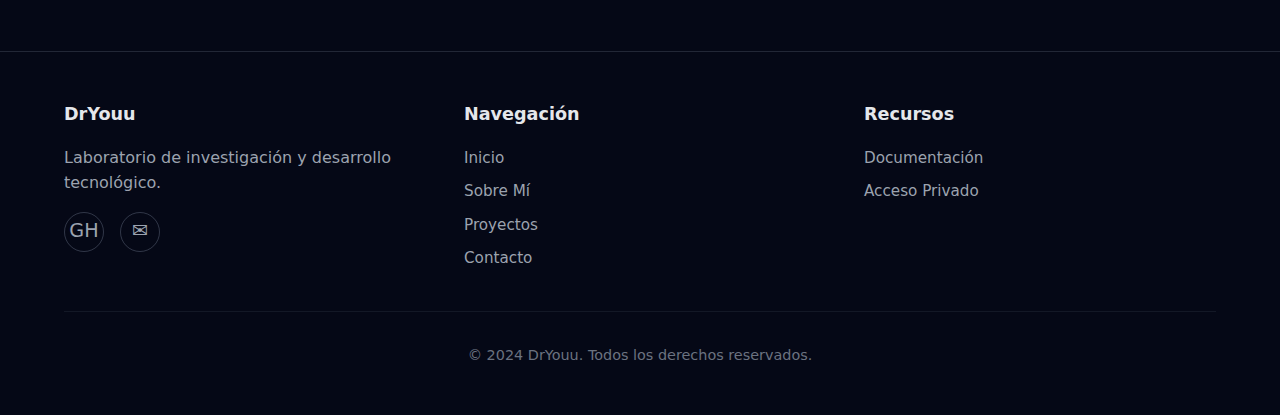
<file: public/contact.html>
<!DOCTYPE html>
<html lang="es">
<head>
  <!-- Meta Tags -->
  <meta charset="UTF-8">
  <meta name="viewport" content="width=device-width, initial-scale=1.0">
  <meta name="description" content="Contacta con DrYouu - Yoel Ferreiro Naya">
  <meta name="author" content="Yoel Ferreiro Naya">
  
  <!-- Security Headers -->
  <meta http-equiv="X-Content-Type-Options" content="nosniff">
  <meta http-equiv="X-Frame-Options" content="SAMEORIGIN">
  <meta http-equiv="X-XSS-Protection" content="1; mode=block">
  
  <!-- Title -->
  <title>Contacto - DrYouu</title>
  
  <!-- Stylesheets -->
  <link rel="stylesheet" href="/assets/css/styles.css">
</head>
<body>
  <!-- Navigation -->
  <nav class="navbar">
    <div class="container nav-container">
      <a href="/index.html" class="nav-brand">DRYOUU</a>
      
      <ul class="nav-menu">
        <li><a href="/index.html" class="nav-link">Inicio</a></li>
        <li><a href="/public/about.html" class="nav-link">Sobre Mí</a></li>
        <li><a href="/public/projects.html" class="nav-link">Proyectos</a></li>
        <li><a href="/public/contact.html" class="nav-link active">Contacto</a></li>
        <li><a href="/public/login.html" class="nav-link btn-primary" style="padding: 0.5rem 1rem;">Acceso Privado</a></li>
      </ul>
      
      <button class="nav-toggle" aria-label="Toggle navigation">
        <span></span>
        <span></span>
        <span></span>
      </button>
    </div>
  </nav>

  <!-- Contact Section -->
  <section class="section" style="background: var(--secondary-bg); padding-top: 6rem; min-height: 100vh;">
    <div class="container">
      <div class="text-center" style="margin-bottom: 3rem;">
        <h2 class="hero-subtitle" style="font-size: 0.95rem; margin-bottom: 1rem;">CONTACTO</h2>
        <h1 style="font-size: 3rem; margin-bottom: 1.5rem;">Ponte en Contacto</h1>
        <p style="color: var(--gray-400); font-size: 1.1rem; max-width: 700px; margin: 0 auto;">
          ¿Tienes un proyecto interesante o simplemente quieres charlar sobre tecnología? 
          No dudes en contactarme.
        </p>
      </div>
      
      <div style="max-width: 900px; margin: 0 auto;">
        <div style="display: grid; grid-template-columns: 1fr 1fr; gap: 2rem; margin-bottom: 3rem;">
          <!-- Contact Methods -->
          <div class="card">
            <div style="font-size: 3rem; margin-bottom: 1rem;">📧</div>
            <h3 class="card-header">Email</h3>
            <p class="card-body">
              La forma más directa de contactarme es por email.
            </p>
            <a href="mailto:yferreiro@gmail.com" class="btn btn-primary" style="margin-top: 1rem; display: inline-block;">
              yferreiro@gmail.com
            </a>
          </div>
          
          <div class="card">
            <div style="font-size: 3rem; margin-bottom: 1rem;">💼</div>
            <h3 class="card-header">GitHub</h3>
            <p class="card-body">
              Visita mi perfil de GitHub para ver más proyectos y código.
            </p>
            <a href="https://github.com/DrYouu-Research-Lab" target="_blank" rel="noopener noreferrer" class="btn btn-secondary" style="margin-top: 1rem; display: inline-block;">
              Ver Perfil
            </a>
          </div>
        </div>
        
        <!-- Additional Info -->
        <div class="card">
          <h3 class="card-header">Información Adicional</h3>
          <div class="card-body">
            <h4 style="font-size: 1.1rem; margin-bottom: 1rem; color: var(--primary-text);">¿En qué puedo ayudarte?</h4>
            <ul style="line-height: 2; color: var(--gray-300);">
              <li>🔧 Consultoría técnica en redes e infraestructura</li>
              <li>💻 Desarrollo de software personalizado</li>
              <li>🏗️ Diseño de arquitecturas de sistemas</li>
              <li>📚 Asesoramiento en proyectos tecnológicos</li>
              <li>🤝 Colaboraciones en proyectos open source</li>
              <li>💡 Discusión de ideas y conceptos tecnológicos</li>
            </ul>
            
            <h4 style="font-size: 1.1rem; margin-top: 2rem; margin-bottom: 1rem; color: var(--primary-text);">Tiempo de Respuesta</h4>
            <p style="color: var(--gray-300);">
              Normalmente respondo en un plazo de 24-48 horas. Si tu consulta es urgente, 
              por favor indícalo en el asunto del email.
            </p>
            
            <h4 style="font-size: 1.1rem; margin-top: 2rem; margin-bottom: 1rem; color: var(--primary-text);">Ubicación</h4>
            <p style="color: var(--gray-300);">
              📍 Basado en España<br>
              🌐 Disponible para colaboraciones remotas
            </p>
          </div>
        </div>
        
        <!-- Social Links Section -->
        <div style="margin-top: 3rem; text-align: center;">
          <h3 style="font-size: 1.5rem; margin-bottom: 1.5rem;">Conéctate en Redes</h3>
          <div class="social-links" style="justify-content: center;">
            <a href="https://github.com/DrYouu-Research-Lab" target="_blank" rel="noopener noreferrer" class="social-link" title="GitHub" style="width: 60px; height: 60px; font-size: 1.5rem;">
              <span>GH</span>
            </a>
            <a href="mailto:yferreiro@gmail.com" class="social-link" title="Email" style="width: 60px; height: 60px; font-size: 1.5rem;">
              <span>✉</span>
            </a>
          </div>
        </div>
      </div>
    </div>
  </section>

  <!-- Footer -->
  <footer class="footer">
    <div class="container">
      <div class="footer-content">
        <div class="footer-section">
          <h3>DrYouu</h3>
          <p style="color: var(--gray-400); margin-top: 0.5rem;">
            Laboratorio de investigación y desarrollo tecnológico.
          </p>
          <div class="social-links">
            <a href="https://github.com/DrYouu-Research-Lab" target="_blank" rel="noopener noreferrer" class="social-link" title="GitHub">
              <span>GH</span>
            </a>
            <a href="mailto:yferreiro@gmail.com" class="social-link" title="Email">
              <span>✉</span>
            </a>
          </div>
        </div>
        
        <div class="footer-section">
          <h3>Navegación</h3>
          <ul class="footer-links">
            <li><a href="/index.html">Inicio</a></li>
            <li><a href="/public/about.html">Sobre Mí</a></li>
            <li><a href="/public/projects.html">Proyectos</a></li>
            <li><a href="/public/contact.html">Contacto</a></li>
          </ul>
        </div>
        
        <div class="footer-section">
          <h3>Recursos</h3>
          <ul class="footer-links">
            <li><a href="/docs/README.html">Documentación</a></li>
            <li><a href="/public/login.html">Acceso Privado</a></li>
          </ul>
        </div>
      </div>
      
      <div class="footer-bottom">
        <p>&copy; 2024 DrYouu. Todos los derechos reservados.</p>
      </div>
    </div>
  </footer>

  <!-- JavaScript -->
  <script src="/assets/js/main.js"></script>
</body>
</html>
</file>
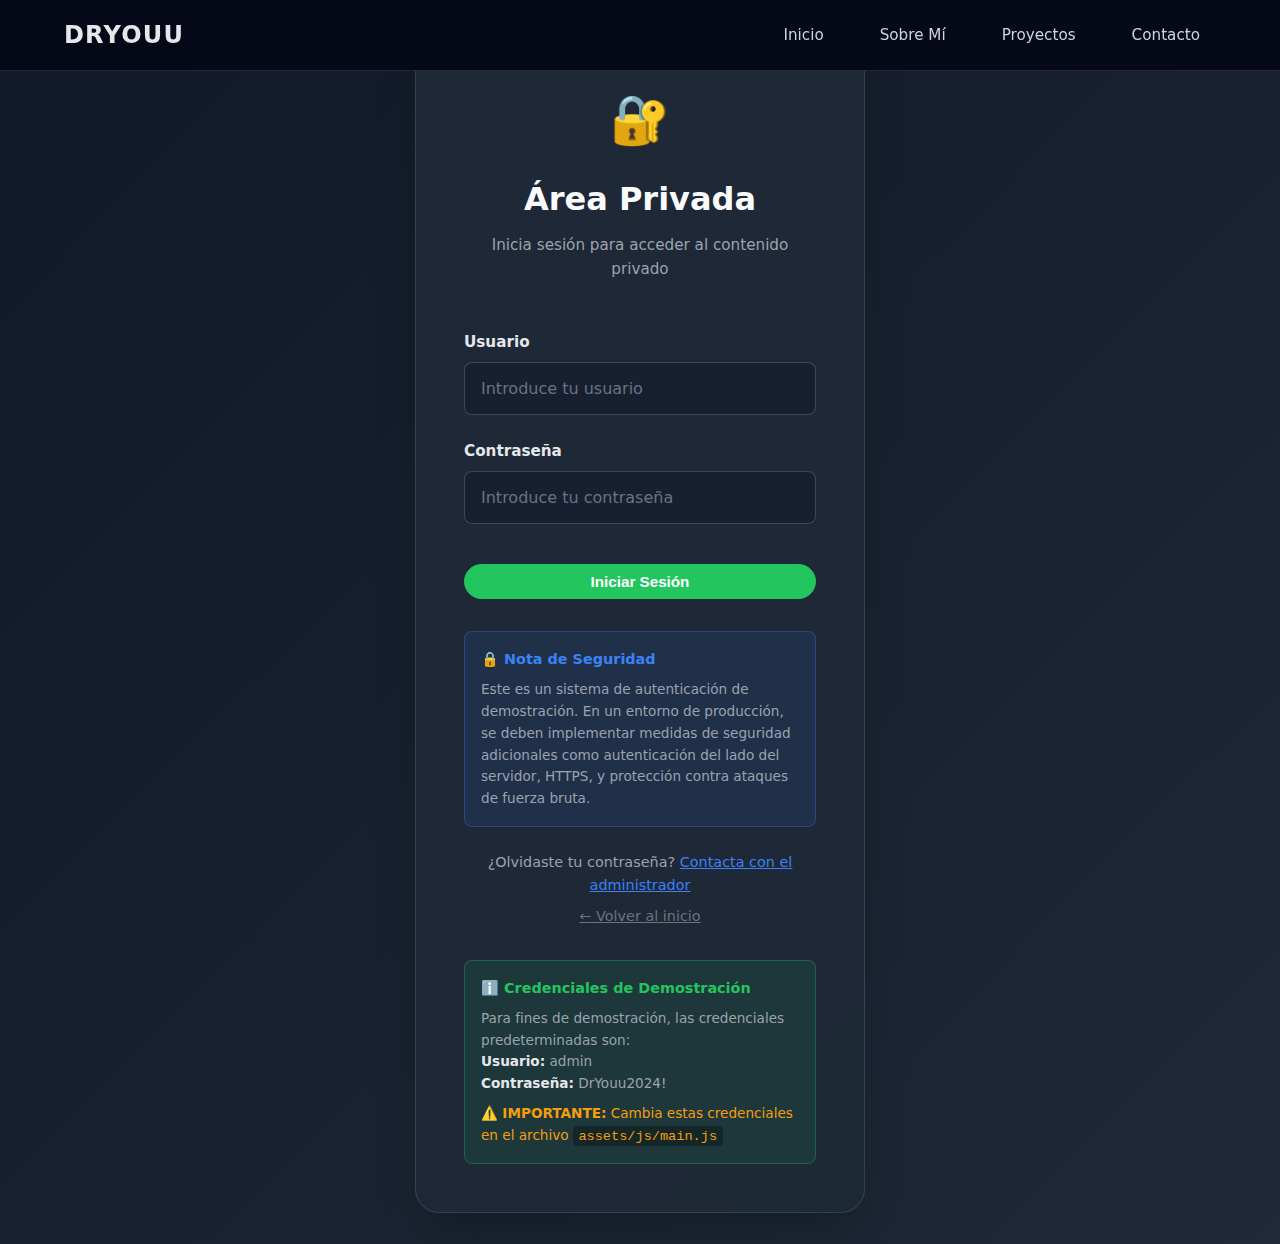
<file: public/login.html>
<!DOCTYPE html>
<html lang="es">
<head>
  <!-- Meta Tags -->
  <meta charset="UTF-8">
  <meta name="viewport" content="width=device-width, initial-scale=1.0">
  <meta name="description" content="Acceso al área privada de DrYouu">
  <meta name="author" content="Yoel Ferreiro Naya">
  <meta name="robots" content="noindex, nofollow">
  
  <!-- Security Headers -->
  <meta http-equiv="X-Content-Type-Options" content="nosniff">
  <meta http-equiv="X-Frame-Options" content="SAMEORIGIN">
  <meta http-equiv="X-XSS-Protection" content="1; mode=block">
  
  <!-- Title -->
  <title>Acceso Privado - DrYouu</title>
  
  <!-- Stylesheets -->
  <link rel="stylesheet" href="/assets/css/styles.css">
</head>
<body>
  <!-- Navigation -->
  <nav class="navbar">
    <div class="container nav-container">
      <a href="/index.html" class="nav-brand">DRYOUU</a>
      
      <ul class="nav-menu">
        <li><a href="/index.html" class="nav-link">Inicio</a></li>
        <li><a href="/public/about.html" class="nav-link">Sobre Mí</a></li>
        <li><a href="/public/projects.html" class="nav-link">Proyectos</a></li>
        <li><a href="/public/contact.html" class="nav-link">Contacto</a></li>
      </ul>
      
      <button class="nav-toggle" aria-label="Toggle navigation">
        <span></span>
        <span></span>
        <span></span>
      </button>
    </div>
  </nav>

  <!-- Login Section -->
  <div class="login-container">
    <div class="login-card">
      <div class="login-header">
        <div style="font-size: 3rem; margin-bottom: 1rem;">🔐</div>
        <h1 class="login-title">Área Privada</h1>
        <p class="login-subtitle">Inicia sesión para acceder al contenido privado</p>
      </div>
      
      <!-- Error Message (hidden by default) -->
      <div id="loginError" class="error-message hidden">
        Usuario o contraseña incorrectos
      </div>
      
      <!-- Login Form -->
      <form id="loginForm">
        <div class="form-group">
          <label for="username" class="form-label">Usuario</label>
          <input 
            type="text" 
            id="username" 
            name="username" 
            class="form-input" 
            placeholder="Introduce tu usuario"
            required
            autocomplete="username"
          >
        </div>
        
        <div class="form-group">
          <label for="password" class="form-label">Contraseña</label>
          <input 
            type="password" 
            id="password" 
            name="password" 
            class="form-input" 
            placeholder="Introduce tu contraseña"
            required
            autocomplete="current-password"
          >
        </div>
        
        <button type="submit" class="btn btn-success" style="width: 100%; margin-top: 1rem;">
          Iniciar Sesión
        </button>
      </form>
      
      <!-- Security Notice -->
      <div style="margin-top: 2rem; padding: 1rem; background: rgba(59, 130, 246, 0.1); border: 1px solid rgba(59, 130, 246, 0.3); border-radius: 0.5rem;">
        <h4 style="font-size: 0.9rem; margin-bottom: 0.5rem; color: var(--info);">🔒 Nota de Seguridad</h4>
        <p style="font-size: 0.85rem; color: var(--gray-400); line-height: 1.6; margin: 0;">
          Este es un sistema de autenticación de demostración. En un entorno de producción,
          se deben implementar medidas de seguridad adicionales como autenticación del lado
          del servidor, HTTPS, y protección contra ataques de fuerza bruta.
        </p>
      </div>
      
      <!-- Help Text -->
      <div style="margin-top: 1.5rem; text-align: center;">
        <p style="font-size: 0.9rem; color: var(--gray-400);">
          ¿Olvidaste tu contraseña? 
          <a href="/public/contact.html" style="color: var(--primary-accent);">Contacta con el administrador</a>
        </p>
        <p style="font-size: 0.9rem; color: var(--gray-400); margin-top: 0.5rem;">
          <a href="/index.html" style="color: var(--gray-500);">← Volver al inicio</a>
        </p>
      </div>
      
      <!-- Demo Credentials Info -->
      <div style="margin-top: 2rem; padding: 1rem; background: rgba(34, 197, 94, 0.1); border: 1px solid rgba(34, 197, 94, 0.3); border-radius: 0.5rem;">
        <h4 style="font-size: 0.9rem; margin-bottom: 0.5rem; color: var(--success);">ℹ️ Credenciales de Demostración</h4>
        <p style="font-size: 0.85rem; color: var(--gray-400); line-height: 1.6; margin: 0;">
          Para fines de demostración, las credenciales predeterminadas son:<br>
          <strong style="color: var(--primary-text);">Usuario:</strong> admin<br>
          <strong style="color: var(--primary-text);">Contraseña:</strong> DrYouu2024!
        </p>
        <p style="font-size: 0.85rem; color: var(--warning); margin-top: 0.5rem; margin-bottom: 0;">
          ⚠️ <strong>IMPORTANTE:</strong> Cambia estas credenciales en el archivo 
          <code style="background: rgba(0,0,0,0.3); padding: 0.2em 0.4em; border-radius: 0.25rem;">assets/js/main.js</code>
        </p>
      </div>
    </div>
  </div>

  <!-- JavaScript -->
  <script src="/assets/js/main.js"></script>
</body>
</html>
</file>
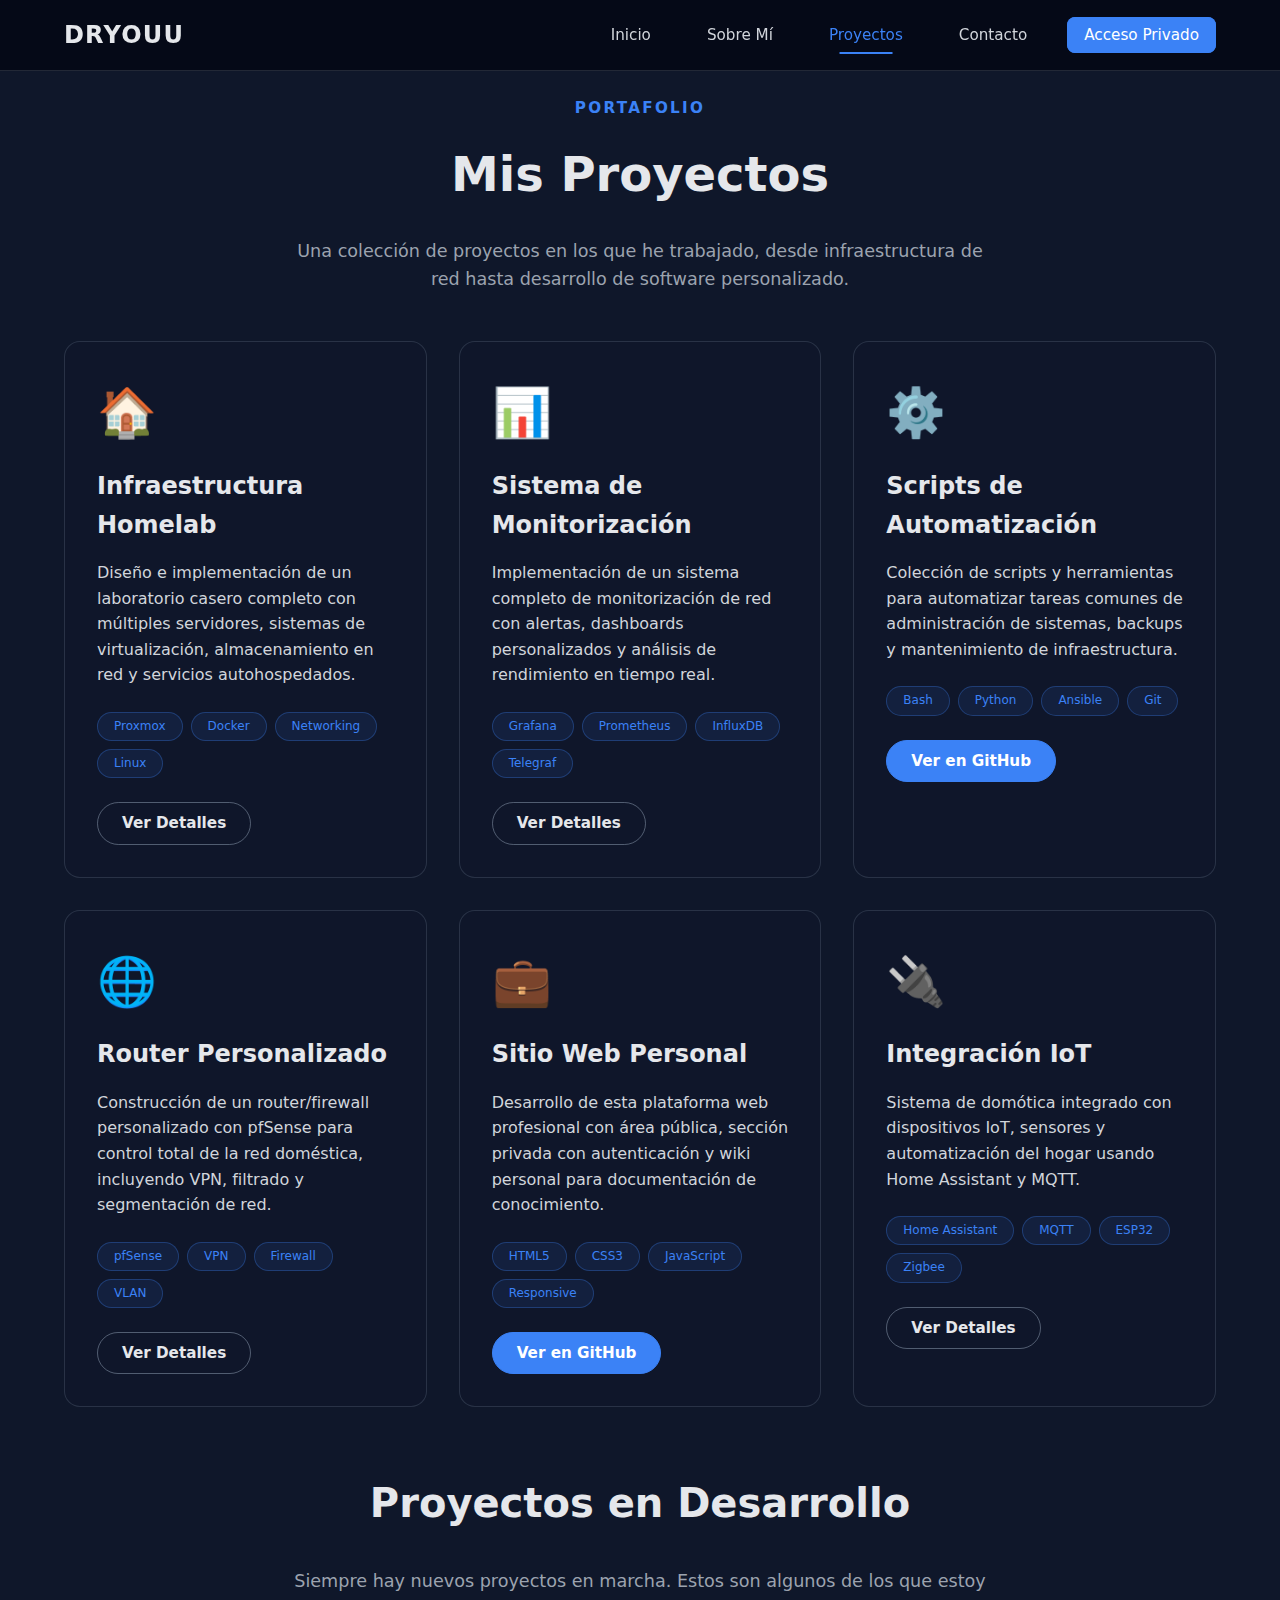
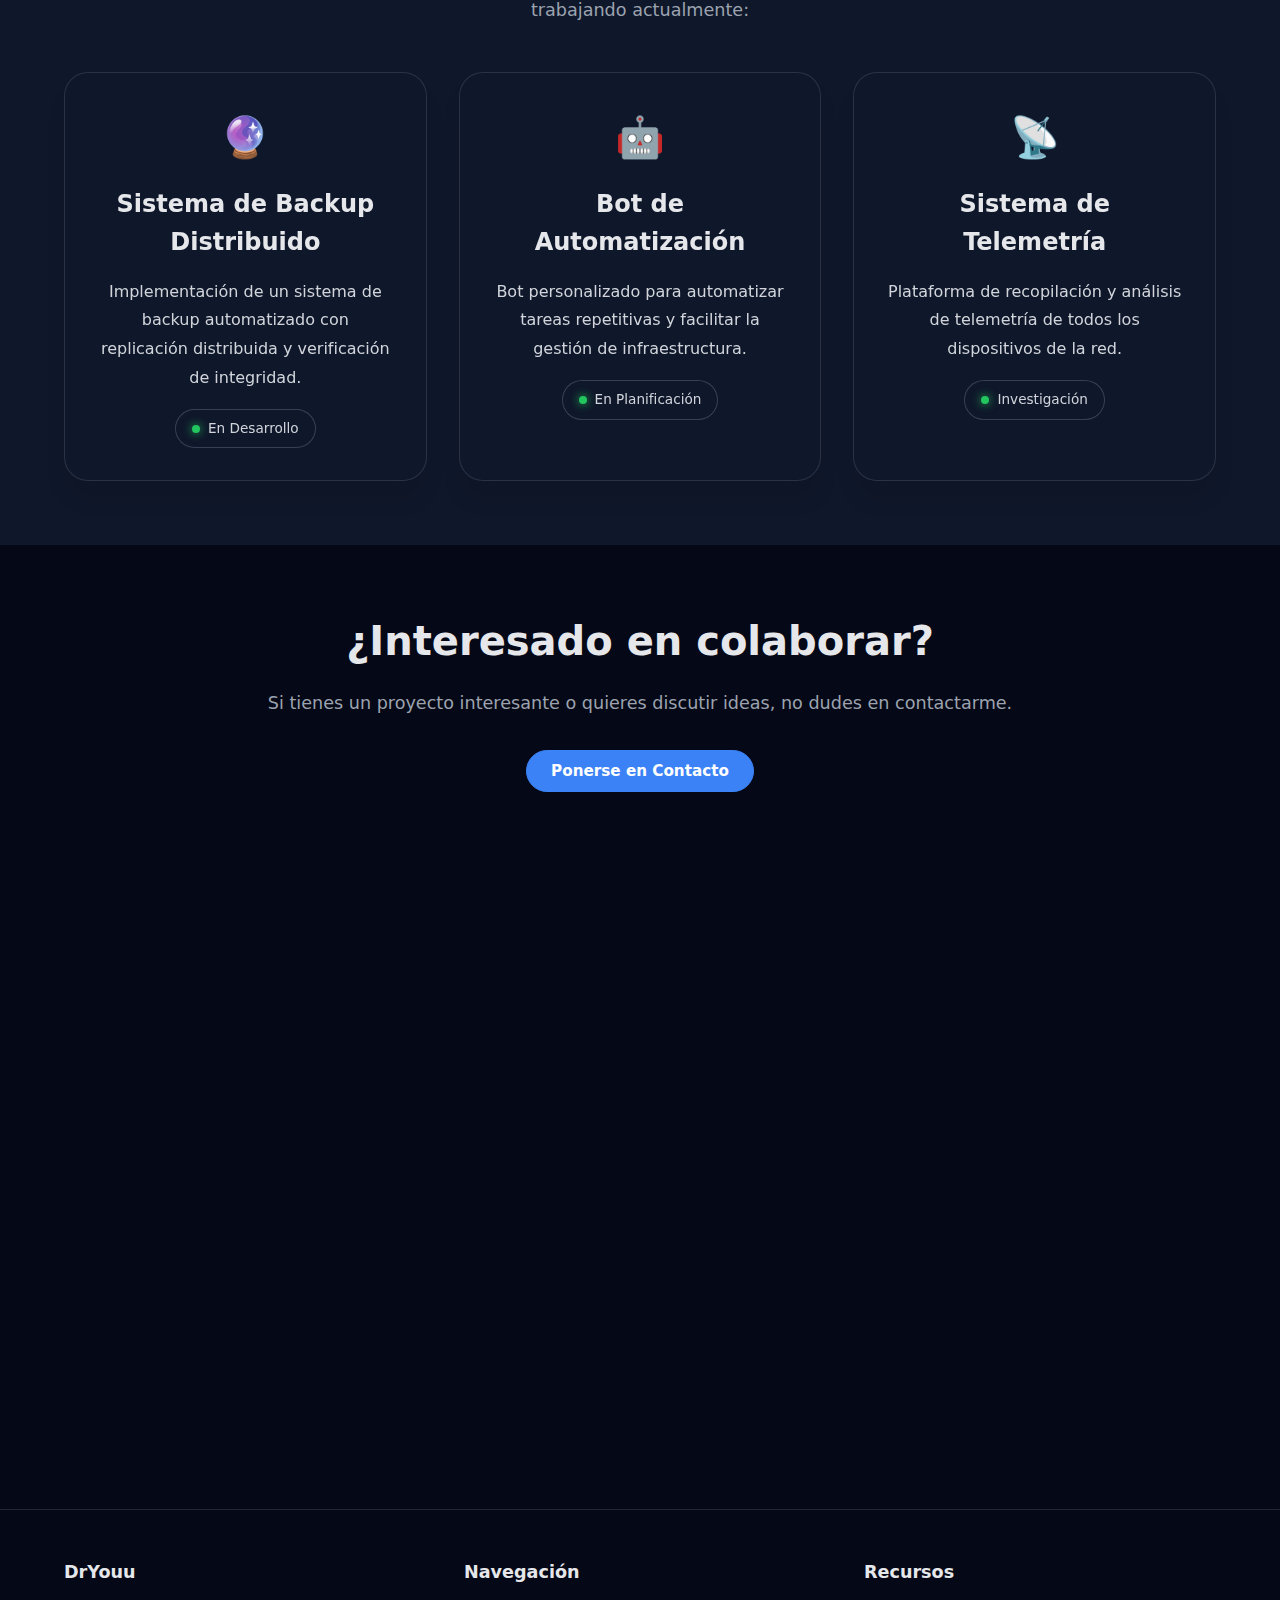
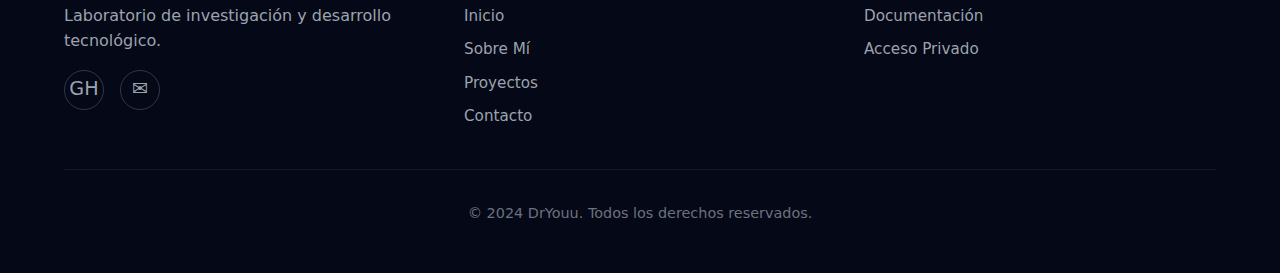
<file: public/projects.html>
<!DOCTYPE html>
<html lang="es">
<head>
  <!-- Meta Tags -->
  <meta charset="UTF-8">
  <meta name="viewport" content="width=device-width, initial-scale=1.0">
  <meta name="description" content="Proyectos de DrYouu - Explora mis trabajos en redes, hardware y software.">
  <meta name="author" content="Yoel Ferreiro Naya">
  
  <!-- Security Headers -->
  <meta http-equiv="X-Content-Type-Options" content="nosniff">
  <meta http-equiv="X-Frame-Options" content="SAMEORIGIN">
  <meta http-equiv="X-XSS-Protection" content="1; mode=block">
  
  <!-- Title -->
  <title>Proyectos - DrYouu</title>
  
  <!-- Stylesheets -->
  <link rel="stylesheet" href="/assets/css/styles.css">
</head>
<body>
  <!-- Navigation -->
  <nav class="navbar">
    <div class="container nav-container">
      <a href="/index.html" class="nav-brand">DRYOUU</a>
      
      <ul class="nav-menu">
        <li><a href="/index.html" class="nav-link">Inicio</a></li>
        <li><a href="/public/about.html" class="nav-link">Sobre Mí</a></li>
        <li><a href="/public/projects.html" class="nav-link active">Proyectos</a></li>
        <li><a href="/public/contact.html" class="nav-link">Contacto</a></li>
        <li><a href="/public/login.html" class="nav-link btn-primary" style="padding: 0.5rem 1rem;">Acceso Privado</a></li>
      </ul>
      
      <button class="nav-toggle" aria-label="Toggle navigation">
        <span></span>
        <span></span>
        <span></span>
      </button>
    </div>
  </nav>

  <!-- Projects Section -->
  <section class="section" style="background: var(--secondary-bg); padding-top: 6rem;">
    <div class="container">
      <div class="text-center" style="margin-bottom: 3rem;">
        <h2 class="hero-subtitle" style="font-size: 0.95rem; margin-bottom: 1rem;">PORTAFOLIO</h2>
        <h1 style="font-size: 3rem; margin-bottom: 1.5rem;">Mis Proyectos</h1>
        <p style="color: var(--gray-400); font-size: 1.1rem; max-width: 700px; margin: 0 auto;">
          Una colección de proyectos en los que he trabajado, desde infraestructura de red 
          hasta desarrollo de software personalizado.
        </p>
      </div>
      
      <!-- Projects Grid -->
      <div class="projects-grid">
        <!-- Project 1: Homelab Infrastructure -->
        <div class="project-card">
          <div style="font-size: 3rem; margin-bottom: 1rem;">🏠</div>
          <h3 class="project-title">Infraestructura Homelab</h3>
          <p class="project-description">
            Diseño e implementación de un laboratorio casero completo con múltiples servidores, 
            sistemas de virtualización, almacenamiento en red y servicios autohospedados.
          </p>
          <div class="project-tags">
            <span class="tag">Proxmox</span>
            <span class="tag">Docker</span>
            <span class="tag">Networking</span>
            <span class="tag">Linux</span>
          </div>
          <div class="project-links">
            <a href="#" class="btn btn-secondary">Ver Detalles</a>
          </div>
        </div>
        
        <!-- Project 2: Network Monitoring -->
        <div class="project-card">
          <div style="font-size: 3rem; margin-bottom: 1rem;">📊</div>
          <h3 class="project-title">Sistema de Monitorización</h3>
          <p class="project-description">
            Implementación de un sistema completo de monitorización de red con alertas, 
            dashboards personalizados y análisis de rendimiento en tiempo real.
          </p>
          <div class="project-tags">
            <span class="tag">Grafana</span>
            <span class="tag">Prometheus</span>
            <span class="tag">InfluxDB</span>
            <span class="tag">Telegraf</span>
          </div>
          <div class="project-links">
            <a href="#" class="btn btn-secondary">Ver Detalles</a>
          </div>
        </div>
        
        <!-- Project 3: Automation Scripts -->
        <div class="project-card">
          <div style="font-size: 3rem; margin-bottom: 1rem;">⚙️</div>
          <h3 class="project-title">Scripts de Automatización</h3>
          <p class="project-description">
            Colección de scripts y herramientas para automatizar tareas comunes de administración 
            de sistemas, backups y mantenimiento de infraestructura.
          </p>
          <div class="project-tags">
            <span class="tag">Bash</span>
            <span class="tag">Python</span>
            <span class="tag">Ansible</span>
            <span class="tag">Git</span>
          </div>
          <div class="project-links">
            <a href="https://github.com/DrYouu-Research-Lab" target="_blank" rel="noopener noreferrer" class="btn btn-primary">Ver en GitHub</a>
          </div>
        </div>
        
        <!-- Project 4: Custom Router -->
        <div class="project-card">
          <div style="font-size: 3rem; margin-bottom: 1rem;">🌐</div>
          <h3 class="project-title">Router Personalizado</h3>
          <p class="project-description">
            Construcción de un router/firewall personalizado con pfSense para control total 
            de la red doméstica, incluyendo VPN, filtrado y segmentación de red.
          </p>
          <div class="project-tags">
            <span class="tag">pfSense</span>
            <span class="tag">VPN</span>
            <span class="tag">Firewall</span>
            <span class="tag">VLAN</span>
          </div>
          <div class="project-links">
            <a href="#" class="btn btn-secondary">Ver Detalles</a>
          </div>
        </div>
        
        <!-- Project 5: Personal Website -->
        <div class="project-card">
          <div style="font-size: 3rem; margin-bottom: 1rem;">💼</div>
          <h3 class="project-title">Sitio Web Personal</h3>
          <p class="project-description">
            Desarrollo de esta plataforma web profesional con área pública, sección privada 
            con autenticación y wiki personal para documentación de conocimiento.
          </p>
          <div class="project-tags">
            <span class="tag">HTML5</span>
            <span class="tag">CSS3</span>
            <span class="tag">JavaScript</span>
            <span class="tag">Responsive</span>
          </div>
          <div class="project-links">
            <a href="https://github.com/DrYouu-Research-Lab/web" target="_blank" rel="noopener noreferrer" class="btn btn-primary">Ver en GitHub</a>
          </div>
        </div>
        
        <!-- Project 6: IoT Integration -->
        <div class="project-card">
          <div style="font-size: 3rem; margin-bottom: 1rem;">🔌</div>
          <h3 class="project-title">Integración IoT</h3>
          <p class="project-description">
            Sistema de domótica integrado con dispositivos IoT, sensores y automatización 
            del hogar usando Home Assistant y MQTT.
          </p>
          <div class="project-tags">
            <span class="tag">Home Assistant</span>
            <span class="tag">MQTT</span>
            <span class="tag">ESP32</span>
            <span class="tag">Zigbee</span>
          </div>
          <div class="project-links">
            <a href="#" class="btn btn-secondary">Ver Detalles</a>
          </div>
        </div>
      </div>
      
      <!-- Future Projects Section -->
      <div style="margin-top: 4rem; text-align: center;">
        <h2 style="font-size: 2.5rem; margin-bottom: 2rem;">Proyectos en Desarrollo</h2>
        <p style="color: var(--gray-400); font-size: 1.1rem; margin-bottom: 2rem; max-width: 700px; margin-left: auto; margin-right: auto;">
          Siempre hay nuevos proyectos en marcha. Estos son algunos de los que estoy trabajando actualmente:
        </p>
        
        <div class="projects-grid">
          <div class="card">
            <div style="font-size: 2.5rem; margin-bottom: 1rem;">🔮</div>
            <h3 class="card-header">Sistema de Backup Distribuido</h3>
            <p class="card-body">
              Implementación de un sistema de backup automatizado con replicación distribuida 
              y verificación de integridad.
            </p>
            <div class="status-badge" style="margin-top: 1rem;">
              <span class="status-dot"></span>
              <span>En Desarrollo</span>
            </div>
          </div>
          
          <div class="card">
            <div style="font-size: 2.5rem; margin-bottom: 1rem;">🤖</div>
            <h3 class="card-header">Bot de Automatización</h3>
            <p class="card-body">
              Bot personalizado para automatizar tareas repetitivas y facilitar la gestión 
              de infraestructura.
            </p>
            <div class="status-badge" style="margin-top: 1rem;">
              <span class="status-dot"></span>
              <span>En Planificación</span>
            </div>
          </div>
          
          <div class="card">
            <div style="font-size: 2.5rem; margin-bottom: 1rem;">📡</div>
            <h3 class="card-header">Sistema de Telemetría</h3>
            <p class="card-body">
              Plataforma de recopilación y análisis de telemetría de todos los dispositivos 
              de la red.
            </p>
            <div class="status-badge" style="margin-top: 1rem;">
              <span class="status-dot"></span>
              <span>Investigación</span>
            </div>
          </div>
        </div>
      </div>
    </div>
  </section>

  <!-- CTA Section -->
  <section class="section" style="background: var(--primary-bg); text-align: center; padding: 4rem 0;">
    <div class="container">
      <h2 style="font-size: 2.5rem; margin-bottom: 1rem;">¿Interesado en colaborar?</h2>
      <p style="color: var(--gray-400); font-size: 1.1rem; margin-bottom: 2rem;">
        Si tienes un proyecto interesante o quieres discutir ideas, no dudes en contactarme.
      </p>
      <a href="/public/contact.html" class="btn btn-primary">Ponerse en Contacto</a>
    </div>
  </section>

  <!-- Footer -->
  <footer class="footer">
    <div class="container">
      <div class="footer-content">
        <div class="footer-section">
          <h3>DrYouu</h3>
          <p style="color: var(--gray-400); margin-top: 0.5rem;">
            Laboratorio de investigación y desarrollo tecnológico.
          </p>
          <div class="social-links">
            <a href="https://github.com/DrYouu-Research-Lab" target="_blank" rel="noopener noreferrer" class="social-link" title="GitHub">
              <span>GH</span>
            </a>
            <a href="mailto:yferreiro@gmail.com" class="social-link" title="Email">
              <span>✉</span>
            </a>
          </div>
        </div>
        
        <div class="footer-section">
          <h3>Navegación</h3>
          <ul class="footer-links">
            <li><a href="/index.html">Inicio</a></li>
            <li><a href="/public/about.html">Sobre Mí</a></li>
            <li><a href="/public/projects.html">Proyectos</a></li>
            <li><a href="/public/contact.html">Contacto</a></li>
          </ul>
        </div>
        
        <div class="footer-section">
          <h3>Recursos</h3>
          <ul class="footer-links">
            <li><a href="/docs/README.html">Documentación</a></li>
            <li><a href="/public/login.html">Acceso Privado</a></li>
          </ul>
        </div>
      </div>
      
      <div class="footer-bottom">
        <p>&copy; 2024 DrYouu. Todos los derechos reservados.</p>
      </div>
    </div>
  </footer>

  <!-- JavaScript -->
  <script src="/assets/js/main.js"></script>
</body>
</html>
</file>
<file: assets/css/styles.css>
/**
 * DrYouu Professional Website - Main Stylesheet
 * 
 * This file contains all styles for the website including:
 * - CSS Variables for theming
 * - Base styles
 * - Component styles
 * - Responsive design
 * - Theme variations
 * 
 * To customize colors, modify the CSS variables in :root
 */

/* ===========================
   CSS VARIABLES & THEMING
   =========================== */

:root {
  /* Primary Colors - Landing Page Theme */
  --primary-bg: #050816;
  --primary-bg-gradient-start: #1f2933;
  --primary-bg-gradient-end: #000;
  --primary-text: #e5e7eb;
  --primary-accent: #3b82f6;
  --primary-accent-hover: #2563eb;
  
  /* Secondary Colors - Personal Section Theme */
  --secondary-bg: #0f172a;
  --secondary-bg-light: #1e293b;
  --secondary-text: #e2e8f0;
  --secondary-accent: #8b5cf6;
  --secondary-accent-hover: #7c3aed;
  
  /* Private Area Theme */
  --private-bg: #111827;
  --private-bg-light: #1f2937;
  --private-text: #f9fafb;
  --private-accent: #10b981;
  --private-accent-hover: #059669;
  --private-danger: #ef4444;
  
  /* Wiki Theme */
  --wiki-bg: #f8fafc;
  --wiki-bg-light: #ffffff;
  --wiki-text: #1e293b;
  --wiki-text-light: #64748b;
  --wiki-accent: #0ea5e9;
  --wiki-border: #e2e8f0;
  
  /* Neutral Colors */
  --gray-50: #f9fafb;
  --gray-100: #f3f4f6;
  --gray-200: #e5e7eb;
  --gray-300: #d1d5db;
  --gray-400: #9ca3af;
  --gray-500: #6b7280;
  --gray-600: #4b5563;
  --gray-700: #374151;
  --gray-800: #1f2937;
  --gray-900: #111827;
  
  /* Status Colors */
  --success: #22c55e;
  --warning: #f59e0b;
  --error: #ef4444;
  --info: #3b82f6;
  
  /* Spacing */
  --spacing-xs: 0.25rem;
  --spacing-sm: 0.5rem;
  --spacing-md: 1rem;
  --spacing-lg: 1.5rem;
  --spacing-xl: 2rem;
  --spacing-2xl: 3rem;
  --spacing-3xl: 4rem;
  
  /* Border Radius */
  --radius-sm: 0.375rem;
  --radius-md: 0.5rem;
  --radius-lg: 0.75rem;
  --radius-xl: 1rem;
  --radius-2xl: 1.5rem;
  --radius-full: 9999px;
  
  /* Shadows */
  --shadow-sm: 0 1px 2px 0 rgba(0, 0, 0, 0.05);
  --shadow-md: 0 4px 6px -1px rgba(0, 0, 0, 0.1);
  --shadow-lg: 0 10px 15px -3px rgba(0, 0, 0, 0.1);
  --shadow-xl: 0 20px 25px -5px rgba(0, 0, 0, 0.1);
  --shadow-2xl: 0 25px 50px -12px rgba(0, 0, 0, 0.25);
  
  /* Transitions */
  --transition-fast: 150ms ease;
  --transition-base: 200ms ease;
  --transition-slow: 300ms ease;
  
  /* Typography */
  --font-sans: system-ui, -apple-system, BlinkMacSystemFont, "Segoe UI", Roboto, "Helvetica Neue", Arial, sans-serif;
  --font-mono: ui-monospace, SFMono-Regular, "SF Mono", Menlo, Monaco, Consolas, monospace;
}

/* ===========================
   BASE STYLES
   =========================== */

* {
  margin: 0;
  padding: 0;
  box-sizing: border-box;
}

html {
  scroll-behavior: smooth;
}

body {
  font-family: var(--font-sans);
  line-height: 1.6;
  color: var(--primary-text);
  background: var(--primary-bg);
  -webkit-font-smoothing: antialiased;
  -moz-osx-font-smoothing: grayscale;
}

/* ===========================
   UTILITY CLASSES
   =========================== */

.container {
  width: 100%;
  max-width: 1200px;
  margin: 0 auto;
  padding: 0 var(--spacing-lg);
}

.section {
  padding: var(--spacing-3xl) 0;
  min-height: 100vh;
}

.hidden {
  display: none !important;
}

.text-center {
  text-align: center;
}

.flex {
  display: flex;
}

.flex-col {
  flex-direction: column;
}

.items-center {
  align-items: center;
}

.justify-center {
  justify-content: center;
}

.justify-between {
  justify-content: space-between;
}

.gap-sm { gap: var(--spacing-sm); }
.gap-md { gap: var(--spacing-md); }
.gap-lg { gap: var(--spacing-lg); }

.mt-sm { margin-top: var(--spacing-sm); }
.mt-md { margin-top: var(--spacing-md); }
.mt-lg { margin-top: var(--spacing-lg); }
.mt-xl { margin-top: var(--spacing-xl); }

/* ===========================
   NAVIGATION
   =========================== */

.navbar {
  position: fixed;
  top: 0;
  left: 0;
  right: 0;
  z-index: 1000;
  background: rgba(5, 8, 22, 0.95);
  backdrop-filter: blur(10px);
  border-bottom: 1px solid rgba(148, 163, 184, 0.2);
  padding: var(--spacing-md) 0;
  transition: all var(--transition-base);
}

.navbar.scrolled {
  box-shadow: var(--shadow-lg);
  padding: var(--spacing-sm) 0;
}

.nav-container {
  display: flex;
  justify-content: space-between;
  align-items: center;
}

.nav-brand {
  font-size: 1.5rem;
  font-weight: 700;
  color: var(--primary-text);
  text-decoration: none;
  letter-spacing: 0.05em;
  transition: color var(--transition-fast);
}

.nav-brand:hover {
  color: var(--primary-accent);
}

.nav-menu {
  display: flex;
  gap: var(--spacing-lg);
  list-style: none;
  align-items: center;
}

.nav-link {
  color: var(--gray-300);
  text-decoration: none;
  font-size: 0.95rem;
  font-weight: 500;
  padding: var(--spacing-sm) var(--spacing-md);
  border-radius: var(--radius-md);
  transition: all var(--transition-fast);
  position: relative;
}

.nav-link:hover {
  color: var(--primary-text);
  background: rgba(148, 163, 184, 0.1);
}

.nav-link.active {
  color: var(--primary-accent);
}

.nav-link.active::after {
  content: '';
  position: absolute;
  bottom: -2px;
  left: 50%;
  transform: translateX(-50%);
  width: 50%;
  height: 2px;
  background: var(--primary-accent);
}

.nav-toggle {
  display: none;
  background: none;
  border: none;
  cursor: pointer;
  padding: var(--spacing-sm);
}

.nav-toggle span {
  display: block;
  width: 25px;
  height: 2px;
  background: var(--primary-text);
  margin: 5px 0;
  transition: all var(--transition-fast);
}

/* ===========================
   BUTTONS
   =========================== */

.btn {
  display: inline-block;
  padding: var(--spacing-sm) var(--spacing-lg);
  border-radius: var(--radius-full);
  font-size: 0.95rem;
  font-weight: 600;
  text-decoration: none;
  text-align: center;
  cursor: pointer;
  border: none;
  transition: all var(--transition-base);
  outline: none;
}

.btn-primary {
  background: var(--primary-accent);
  color: white;
  border: 1px solid var(--primary-accent);
}

.btn-primary:hover {
  background: var(--primary-accent-hover);
  transform: translateY(-2px);
  box-shadow: var(--shadow-lg);
}

.btn-secondary {
  background: transparent;
  color: var(--primary-text);
  border: 1px solid rgba(148, 163, 184, 0.5);
}

.btn-secondary:hover {
  background: rgba(148, 163, 184, 0.1);
  border-color: var(--primary-text);
  transform: translateY(-2px);
}

.btn-success {
  background: var(--success);
  color: white;
  border: 1px solid var(--success);
}

.btn-success:hover {
  background: #16a34a;
  transform: translateY(-2px);
}

.btn-danger {
  background: var(--error);
  color: white;
  border: 1px solid var(--error);
}

.btn-danger:hover {
  background: #dc2626;
  transform: translateY(-2px);
}

/* ===========================
   CARDS
   =========================== */

.card {
  background: rgba(15, 23, 42, 0.9);
  border: 1px solid rgba(148, 163, 184, 0.2);
  border-radius: var(--radius-2xl);
  padding: var(--spacing-xl);
  box-shadow: var(--shadow-xl);
  backdrop-filter: blur(10px);
  transition: all var(--transition-base);
}

.card:hover {
  border-color: rgba(148, 163, 184, 0.4);
  transform: translateY(-4px);
  box-shadow: var(--shadow-2xl);
}

.card-header {
  font-size: 1.5rem;
  font-weight: 700;
  margin-bottom: var(--spacing-md);
  color: var(--primary-text);
}

.card-body {
  color: var(--gray-300);
  line-height: 1.8;
}

/* ===========================
   FORMS
   =========================== */

.form-group {
  margin-bottom: var(--spacing-lg);
}

.form-label {
  display: block;
  margin-bottom: var(--spacing-sm);
  font-weight: 600;
  color: var(--primary-text);
  font-size: 0.95rem;
}

.form-input {
  width: 100%;
  padding: var(--spacing-md);
  border: 1px solid rgba(148, 163, 184, 0.3);
  border-radius: var(--radius-md);
  background: rgba(15, 23, 42, 0.5);
  color: var(--primary-text);
  font-size: 1rem;
  font-family: var(--font-sans);
  transition: all var(--transition-base);
  outline: none;
}

.form-input:focus {
  border-color: var(--primary-accent);
  background: rgba(15, 23, 42, 0.7);
  box-shadow: 0 0 0 3px rgba(59, 130, 246, 0.1);
}

.form-input::placeholder {
  color: var(--gray-500);
}

/* ===========================
   LANDING PAGE
   =========================== */

.hero {
  min-height: 100vh;
  display: flex;
  align-items: center;
  justify-content: center;
  background: radial-gradient(circle at top, var(--primary-bg-gradient-start) 0%, var(--primary-bg-gradient-end) 100%);
  position: relative;
  overflow: hidden;
  padding-top: 80px;
}

.hero::before {
  content: '';
  position: absolute;
  top: 0;
  left: 0;
  right: 0;
  bottom: 0;
  background: 
    radial-gradient(circle at 20% 50%, rgba(59, 130, 246, 0.1) 0%, transparent 50%),
    radial-gradient(circle at 80% 80%, rgba(139, 92, 246, 0.1) 0%, transparent 50%);
  pointer-events: none;
}

.hero-content {
  text-align: center;
  max-width: 800px;
  padding: var(--spacing-xl);
  position: relative;
  z-index: 1;
}

.hero-subtitle {
  font-size: 0.95rem;
  font-weight: 600;
  color: var(--primary-accent);
  text-transform: uppercase;
  letter-spacing: 0.15em;
  margin-bottom: var(--spacing-md);
}

.hero-title {
  font-size: 3.5rem;
  font-weight: 800;
  margin-bottom: var(--spacing-lg);
  background: linear-gradient(to right, var(--primary-text), var(--gray-400));
  -webkit-background-clip: text;
  -webkit-text-fill-color: transparent;
  background-clip: text;
  line-height: 1.2;
}

.hero-description {
  font-size: 1.25rem;
  color: var(--gray-300);
  margin-bottom: var(--spacing-2xl);
  line-height: 1.8;
}

.hero-buttons {
  display: flex;
  gap: var(--spacing-lg);
  justify-content: center;
  flex-wrap: wrap;
}

.status-badge {
  display: inline-flex;
  align-items: center;
  gap: var(--spacing-sm);
  padding: var(--spacing-sm) var(--spacing-md);
  border-radius: var(--radius-full);
  border: 1px solid rgba(148, 163, 184, 0.3);
  font-size: 0.85rem;
  color: var(--gray-300);
  margin-top: var(--spacing-xl);
  background: rgba(15, 23, 42, 0.5);
}

.status-dot {
  width: 8px;
  height: 8px;
  border-radius: 50%;
  background: var(--success);
  box-shadow: 0 0 10px var(--success);
  animation: pulse 2s infinite;
}

@keyframes pulse {
  0%, 100% { opacity: 1; }
  50% { opacity: 0.5; }
}

/* ===========================
   ABOUT / PERSONAL SECTION
   =========================== */

.about-section {
  background: linear-gradient(to bottom, var(--primary-bg) 0%, var(--secondary-bg) 100%);
  padding: var(--spacing-3xl) 0;
}

.about-content {
  display: grid;
  grid-template-columns: 1fr 1fr;
  gap: var(--spacing-2xl);
  align-items: center;
}

.about-text h2 {
  font-size: 2.5rem;
  margin-bottom: var(--spacing-lg);
  color: var(--primary-text);
}

.about-text p {
  color: var(--gray-300);
  margin-bottom: var(--spacing-md);
  font-size: 1.1rem;
}

.skills-grid {
  display: grid;
  grid-template-columns: repeat(auto-fit, minmax(150px, 1fr));
  gap: var(--spacing-md);
  margin-top: var(--spacing-xl);
}

.skill-item {
  background: rgba(15, 23, 42, 0.6);
  padding: var(--spacing-md);
  border-radius: var(--radius-lg);
  border: 1px solid rgba(148, 163, 184, 0.2);
  text-align: center;
  transition: all var(--transition-base);
}

.skill-item:hover {
  border-color: var(--secondary-accent);
  transform: translateY(-2px);
}

/* ===========================
   PROJECTS SECTION
   =========================== */

.projects-grid {
  display: grid;
  grid-template-columns: repeat(auto-fit, minmax(300px, 1fr));
  gap: var(--spacing-xl);
  margin-top: var(--spacing-2xl);
}

.project-card {
  background: rgba(15, 23, 42, 0.8);
  border: 1px solid rgba(148, 163, 184, 0.2);
  border-radius: var(--radius-xl);
  padding: var(--spacing-xl);
  transition: all var(--transition-base);
}

.project-card:hover {
  border-color: var(--primary-accent);
  transform: translateY(-4px);
  box-shadow: var(--shadow-2xl);
}

.project-title {
  font-size: 1.5rem;
  margin-bottom: var(--spacing-md);
  color: var(--primary-text);
}

.project-description {
  color: var(--gray-300);
  margin-bottom: var(--spacing-lg);
}

.project-tags {
  display: flex;
  flex-wrap: wrap;
  gap: var(--spacing-sm);
  margin-bottom: var(--spacing-lg);
}

.tag {
  padding: var(--spacing-xs) var(--spacing-md);
  background: rgba(59, 130, 246, 0.1);
  border: 1px solid rgba(59, 130, 246, 0.3);
  border-radius: var(--radius-full);
  font-size: 0.75rem;
  color: var(--primary-accent);
}

.project-links {
  display: flex;
  gap: var(--spacing-md);
}

/* ===========================
   LOGIN / PRIVATE AREA
   =========================== */

.login-container {
  min-height: 100vh;
  display: flex;
  align-items: center;
  justify-content: center;
  background: linear-gradient(135deg, var(--private-bg) 0%, var(--private-bg-light) 100%);
  padding: var(--spacing-xl);
}

.login-card {
  width: 100%;
  max-width: 450px;
  background: rgba(31, 41, 55, 0.95);
  border: 1px solid rgba(148, 163, 184, 0.2);
  border-radius: var(--radius-2xl);
  padding: var(--spacing-2xl);
  box-shadow: var(--shadow-2xl);
}

.login-header {
  text-align: center;
  margin-bottom: var(--spacing-2xl);
}

.login-title {
  font-size: 2rem;
  margin-bottom: var(--spacing-sm);
  color: var(--private-text);
}

.login-subtitle {
  color: var(--gray-400);
  font-size: 0.95rem;
}

.error-message {
  background: rgba(239, 68, 68, 0.1);
  border: 1px solid rgba(239, 68, 68, 0.3);
  color: var(--error);
  padding: var(--spacing-md);
  border-radius: var(--radius-md);
  margin-bottom: var(--spacing-lg);
  font-size: 0.9rem;
}

.success-message {
  background: rgba(34, 197, 94, 0.1);
  border: 1px solid rgba(34, 197, 94, 0.3);
  color: var(--success);
  padding: var(--spacing-md);
  border-radius: var(--radius-md);
  margin-bottom: var(--spacing-lg);
  font-size: 0.9rem;
}

/* ===========================
   PRIVATE DASHBOARD
   =========================== */

.dashboard {
  padding-top: 80px;
  min-height: 100vh;
  background: var(--private-bg);
}

.dashboard-header {
  background: var(--private-bg-light);
  padding: var(--spacing-2xl) 0;
  border-bottom: 1px solid rgba(148, 163, 184, 0.1);
}

.dashboard-title {
  font-size: 2.5rem;
  margin-bottom: var(--spacing-md);
  color: var(--private-text);
}

.dashboard-grid {
  display: grid;
  grid-template-columns: repeat(auto-fit, minmax(280px, 1fr));
  gap: var(--spacing-xl);
  margin-top: var(--spacing-2xl);
}

.dashboard-card {
  background: var(--private-bg-light);
  border: 1px solid rgba(148, 163, 184, 0.2);
  border-radius: var(--radius-xl);
  padding: var(--spacing-xl);
  transition: all var(--transition-base);
}

.dashboard-card:hover {
  border-color: var(--private-accent);
  transform: translateY(-4px);
}

.dashboard-card-icon {
  font-size: 2.5rem;
  margin-bottom: var(--spacing-md);
}

.dashboard-card-title {
  font-size: 1.25rem;
  margin-bottom: var(--spacing-sm);
  color: var(--private-text);
}

.dashboard-card-description {
  color: var(--gray-400);
  font-size: 0.95rem;
}

/* ===========================
   WIKI SECTION
   =========================== */

.wiki-container {
  background: var(--wiki-bg);
  color: var(--wiki-text);
  min-height: 100vh;
  padding-top: 80px;
}

.wiki-layout {
  display: grid;
  grid-template-columns: 250px 1fr;
  gap: var(--spacing-2xl);
  max-width: 1400px;
  margin: 0 auto;
  padding: var(--spacing-2xl);
}

.wiki-sidebar {
  background: var(--wiki-bg-light);
  border: 1px solid var(--wiki-border);
  border-radius: var(--radius-lg);
  padding: var(--spacing-lg);
  height: fit-content;
  position: sticky;
  top: 100px;
}

.wiki-nav-title {
  font-size: 0.85rem;
  font-weight: 700;
  color: var(--wiki-text-light);
  text-transform: uppercase;
  letter-spacing: 0.1em;
  margin-bottom: var(--spacing-md);
}

.wiki-nav-list {
  list-style: none;
}

.wiki-nav-item {
  margin-bottom: var(--spacing-sm);
}

.wiki-nav-link {
  display: block;
  padding: var(--spacing-sm) var(--spacing-md);
  color: var(--wiki-text);
  text-decoration: none;
  border-radius: var(--radius-md);
  transition: all var(--transition-fast);
  font-size: 0.95rem;
}

.wiki-nav-link:hover {
  background: rgba(14, 165, 233, 0.1);
  color: var(--wiki-accent);
}

.wiki-nav-link.active {
  background: rgba(14, 165, 233, 0.15);
  color: var(--wiki-accent);
  font-weight: 600;
}

.wiki-content {
  background: var(--wiki-bg-light);
  border: 1px solid var(--wiki-border);
  border-radius: var(--radius-lg);
  padding: var(--spacing-2xl);
}

.wiki-article-title {
  font-size: 2.5rem;
  margin-bottom: var(--spacing-lg);
  color: var(--wiki-text);
}

.wiki-article-content {
  line-height: 1.8;
  color: var(--wiki-text);
}

.wiki-article-content h2 {
  font-size: 1.75rem;
  margin-top: var(--spacing-2xl);
  margin-bottom: var(--spacing-lg);
  color: var(--wiki-text);
}

.wiki-article-content h3 {
  font-size: 1.35rem;
  margin-top: var(--spacing-xl);
  margin-bottom: var(--spacing-md);
  color: var(--wiki-text);
}

.wiki-article-content p {
  margin-bottom: var(--spacing-lg);
  color: var(--wiki-text);
}

.wiki-article-content code {
  background: rgba(14, 165, 233, 0.1);
  padding: 0.2em 0.4em;
  border-radius: var(--radius-sm);
  font-family: var(--font-mono);
  font-size: 0.9em;
  color: var(--wiki-accent);
}

.wiki-article-content pre {
  background: var(--wiki-text);
  color: var(--wiki-bg);
  padding: var(--spacing-lg);
  border-radius: var(--radius-md);
  overflow-x: auto;
  margin-bottom: var(--spacing-lg);
}

.wiki-article-content pre code {
  background: none;
  padding: 0;
  color: var(--wiki-bg);
}

/* ===========================
   FOOTER
   =========================== */

.footer {
  background: rgba(5, 8, 22, 0.95);
  border-top: 1px solid rgba(148, 163, 184, 0.2);
  padding: var(--spacing-2xl) 0;
  margin-top: var(--spacing-3xl);
}

.footer-content {
  display: grid;
  grid-template-columns: repeat(auto-fit, minmax(250px, 1fr));
  gap: var(--spacing-2xl);
  margin-bottom: var(--spacing-xl);
}

.footer-section h3 {
  font-size: 1.1rem;
  margin-bottom: var(--spacing-md);
  color: var(--primary-text);
}

.footer-links {
  list-style: none;
}

.footer-links li {
  margin-bottom: var(--spacing-sm);
}

.footer-links a {
  color: var(--gray-400);
  text-decoration: none;
  transition: color var(--transition-fast);
  font-size: 0.95rem;
}

.footer-links a:hover {
  color: var(--primary-text);
}

.social-links {
  display: flex;
  gap: var(--spacing-md);
  margin-top: var(--spacing-md);
}

.social-link {
  width: 40px;
  height: 40px;
  display: flex;
  align-items: center;
  justify-content: center;
  border: 1px solid rgba(148, 163, 184, 0.3);
  border-radius: 50%;
  color: var(--gray-400);
  text-decoration: none;
  transition: all var(--transition-fast);
  font-size: 1.2rem;
}

.social-link:hover {
  border-color: var(--primary-accent);
  color: var(--primary-accent);
  transform: translateY(-2px);
}

.footer-bottom {
  text-align: center;
  padding-top: var(--spacing-xl);
  border-top: 1px solid rgba(148, 163, 184, 0.1);
  color: var(--gray-500);
  font-size: 0.9rem;
}

/* ===========================
   RESPONSIVE DESIGN
   =========================== */

@media (max-width: 768px) {
  .hero-title {
    font-size: 2.5rem;
  }
  
  .hero-description {
    font-size: 1.1rem;
  }
  
  .hero-buttons {
    flex-direction: column;
    align-items: stretch;
  }
  
  .nav-menu {
    display: none;
    flex-direction: column;
    position: absolute;
    top: 100%;
    left: 0;
    right: 0;
    background: rgba(5, 8, 22, 0.98);
    padding: var(--spacing-lg);
    border-bottom: 1px solid rgba(148, 163, 184, 0.2);
  }
  
  .nav-menu.active {
    display: flex;
  }
  
  .nav-toggle {
    display: block;
  }
  
  .about-content {
    grid-template-columns: 1fr;
  }
  
  .projects-grid {
    grid-template-columns: 1fr;
  }
  
  .dashboard-grid {
    grid-template-columns: 1fr;
  }
  
  .wiki-layout {
    grid-template-columns: 1fr;
  }
  
  .wiki-sidebar {
    position: static;
  }
  
  .footer-content {
    grid-template-columns: 1fr;
  }
}

@media (max-width: 480px) {
  .hero-title {
    font-size: 2rem;
  }
  
  .container {
    padding: 0 var(--spacing-md);
  }
  
  .card {
    padding: var(--spacing-lg);
  }
}

/* ===========================
   ANIMATIONS
   =========================== */

@keyframes fadeIn {
  from {
    opacity: 0;
    transform: translateY(20px);
  }
  to {
    opacity: 1;
    transform: translateY(0);
  }
}

.fade-in {
  animation: fadeIn 0.6s ease-out;
}

@keyframes slideInLeft {
  from {
    opacity: 0;
    transform: translateX(-30px);
  }
  to {
    opacity: 1;
    transform: translateX(0);
  }
}

@keyframes slideInRight {
  from {
    opacity: 0;
    transform: translateX(30px);
  }
  to {
    opacity: 1;
    transform: translateX(0);
  }
}

/* ===========================
   ACCESSIBILITY
   =========================== */

.sr-only {
  position: absolute;
  width: 1px;
  height: 1px;
  padding: 0;
  margin: -1px;
  overflow: hidden;
  clip: rect(0, 0, 0, 0);
  white-space: nowrap;
  border: 0;
}

:focus-visible {
  outline: 2px solid var(--primary-accent);
  outline-offset: 2px;
}

/* ===========================
   PRINT STYLES
   =========================== */

@media print {
  .navbar,
  .footer,
  .nav-toggle,
  .btn {
    display: none;
  }
  
  body {
    background: white;
    color: black;
  }
  
  .card {
    border: 1px solid #ccc;
    box-shadow: none;
  }
}
</file>
